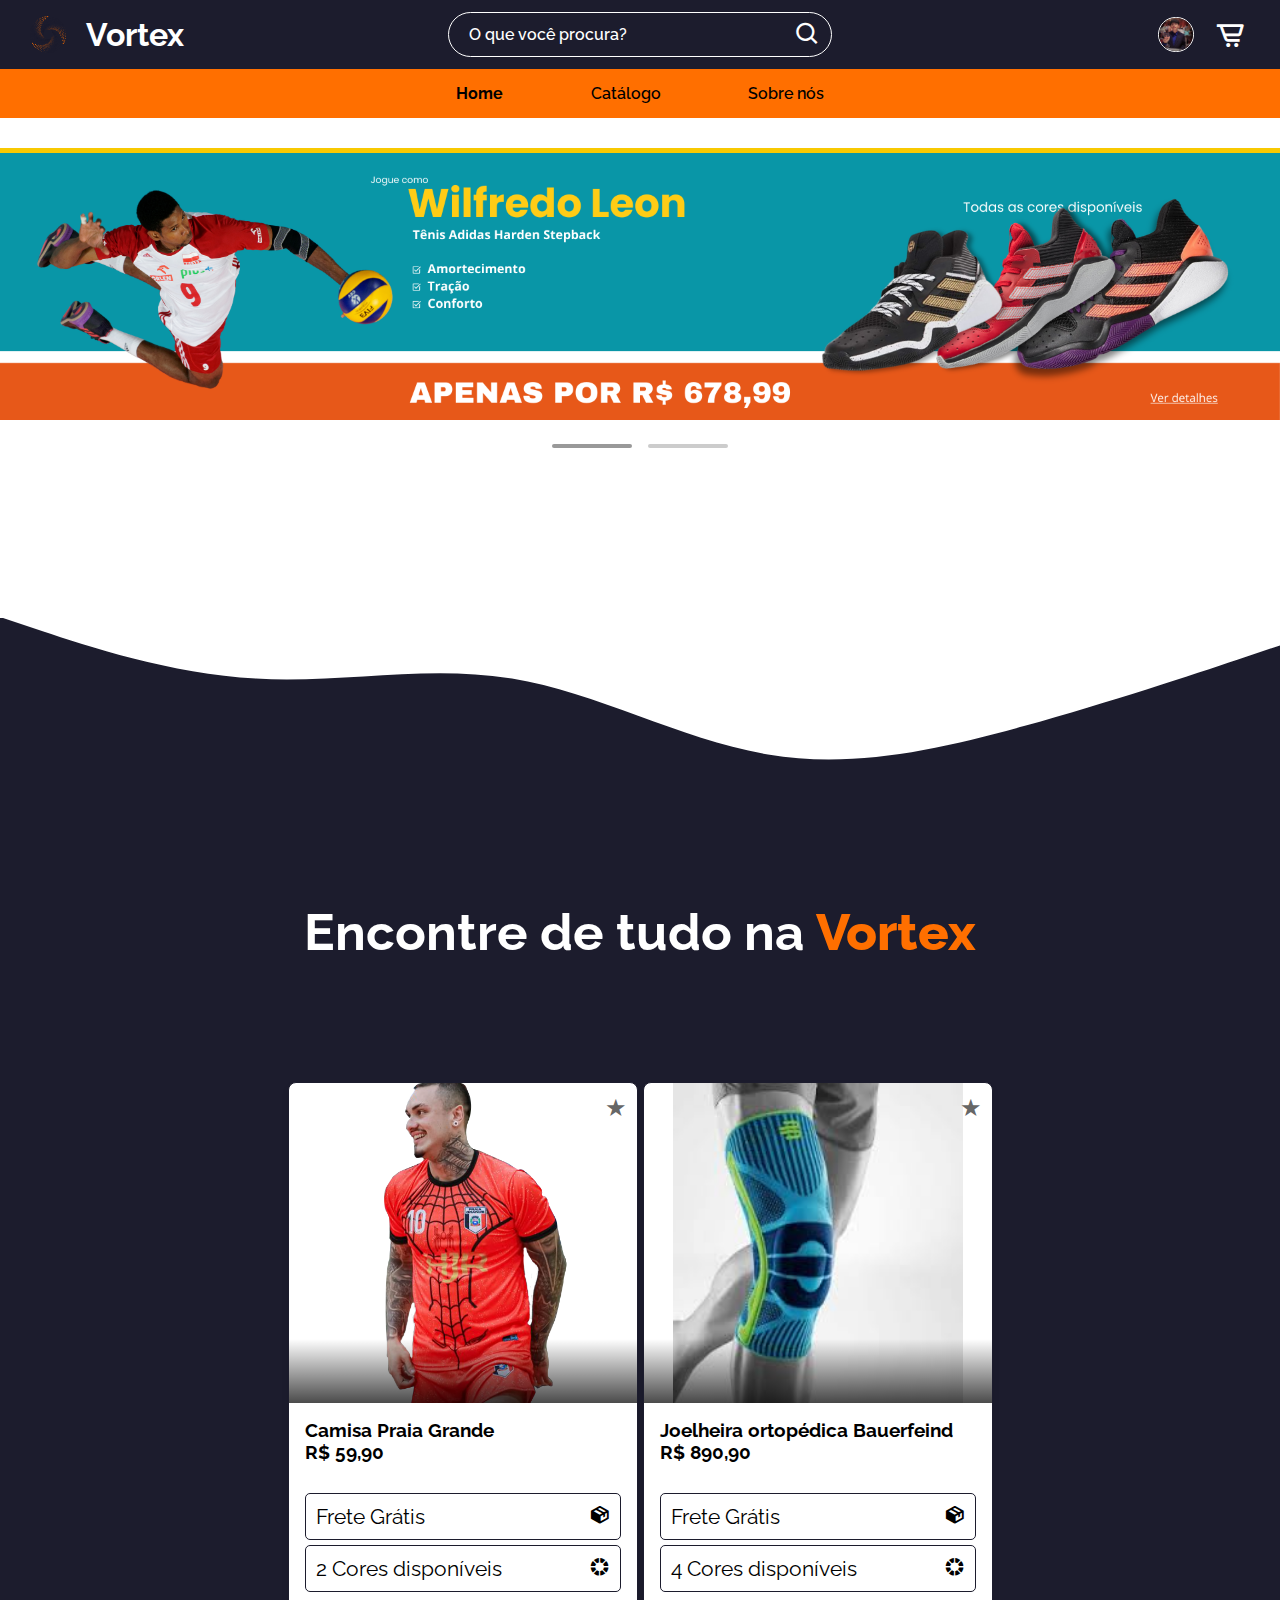
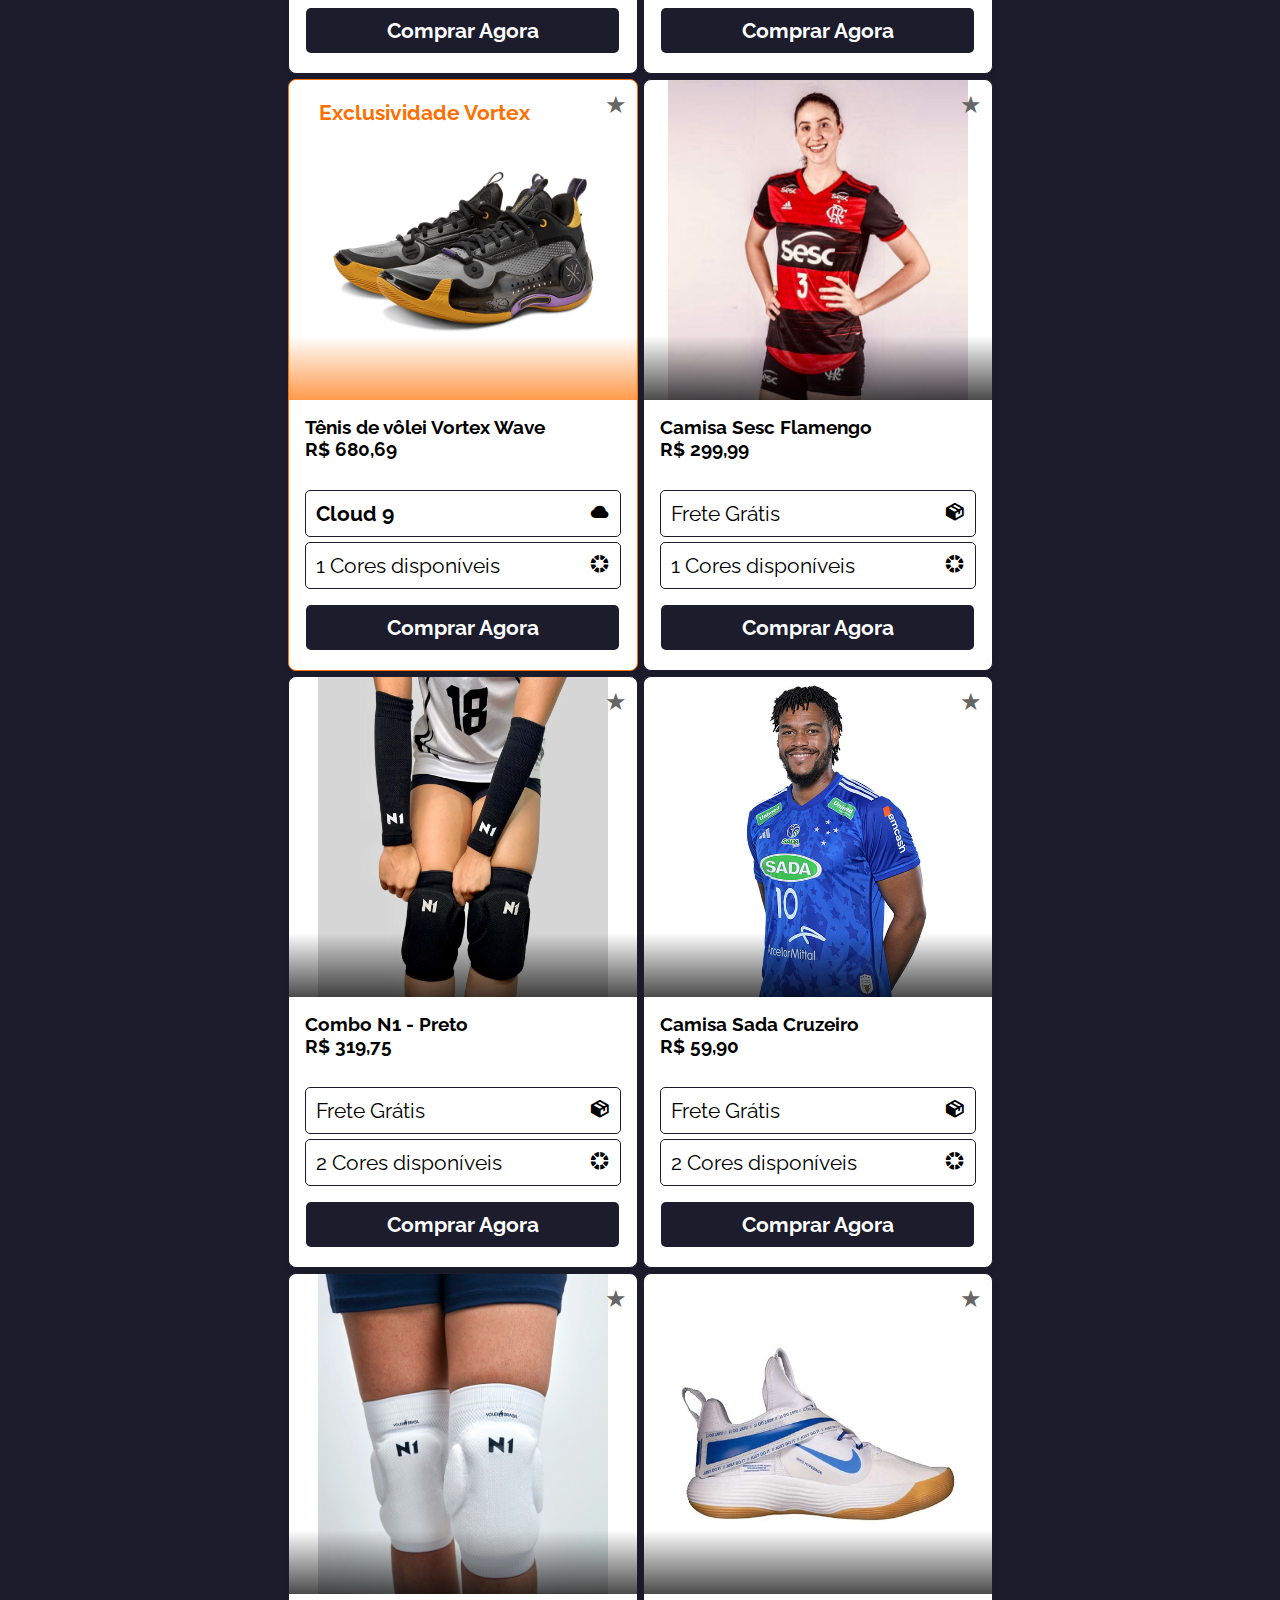
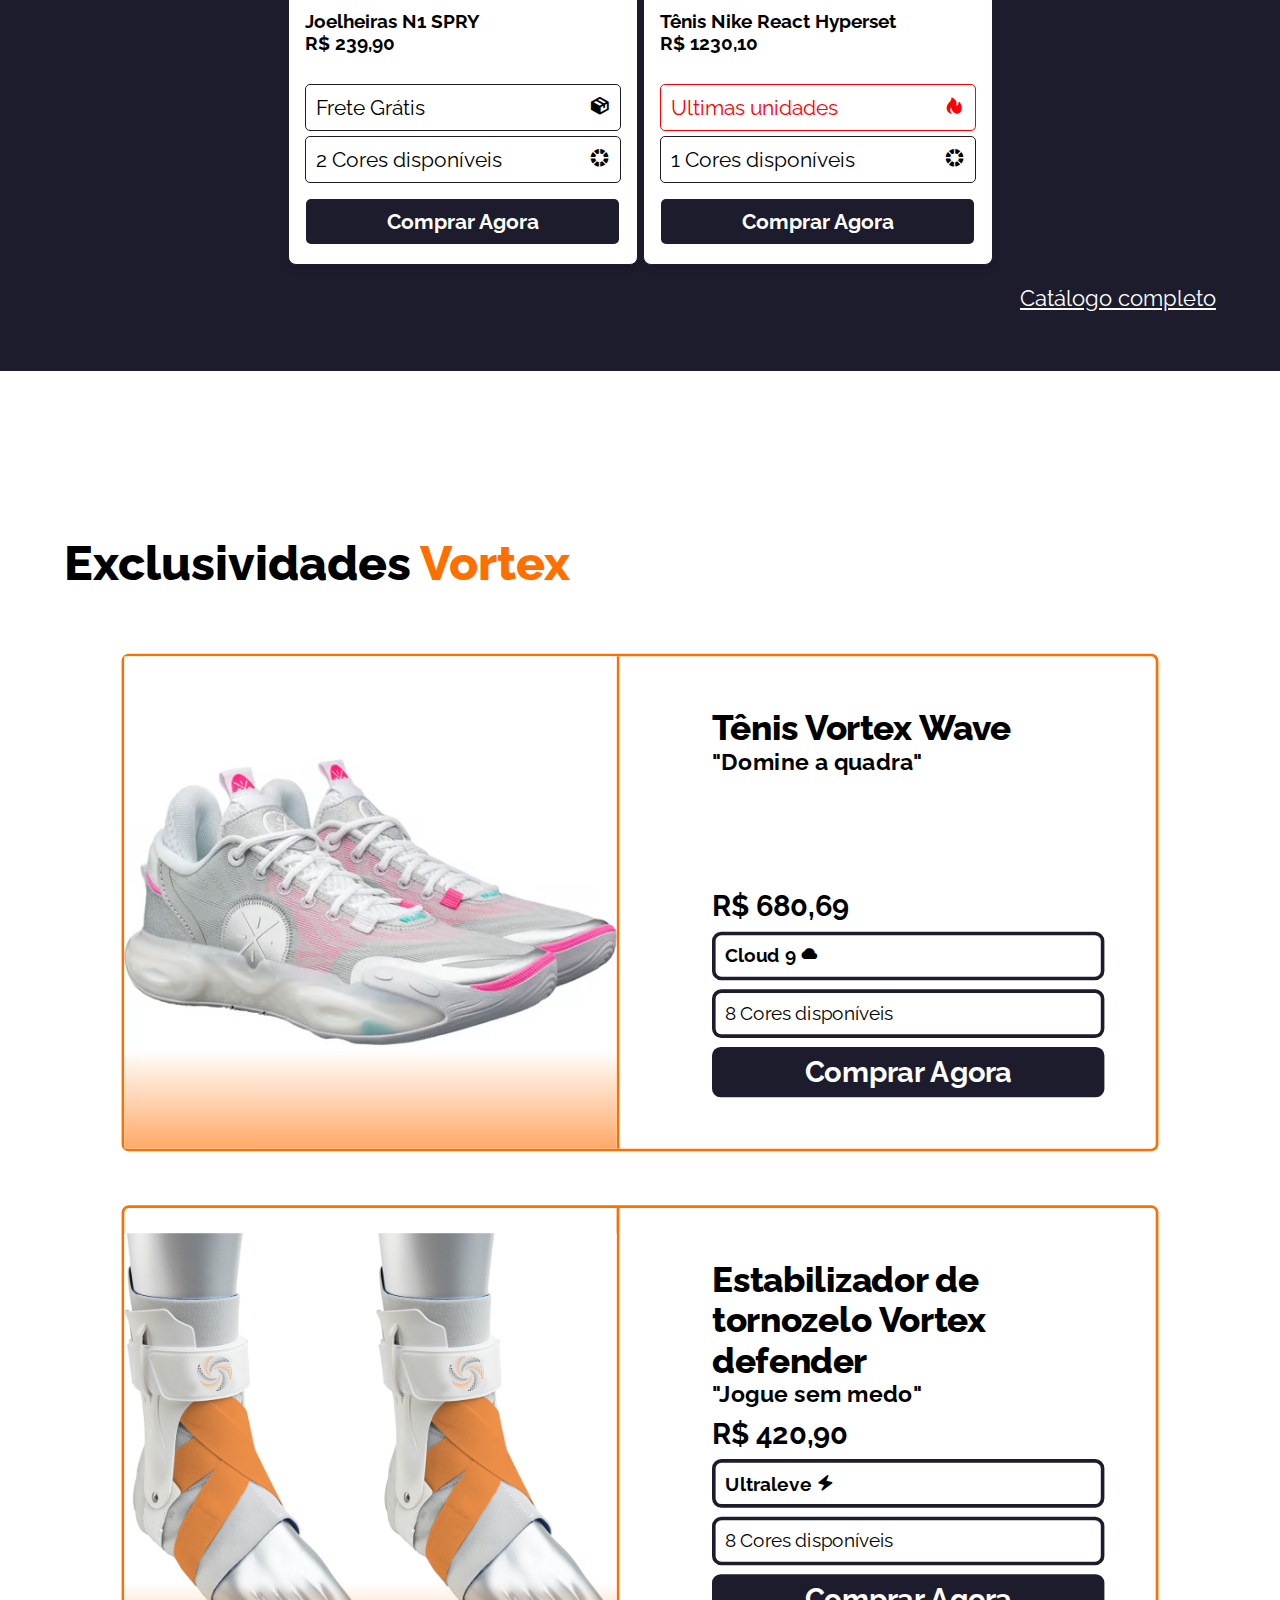
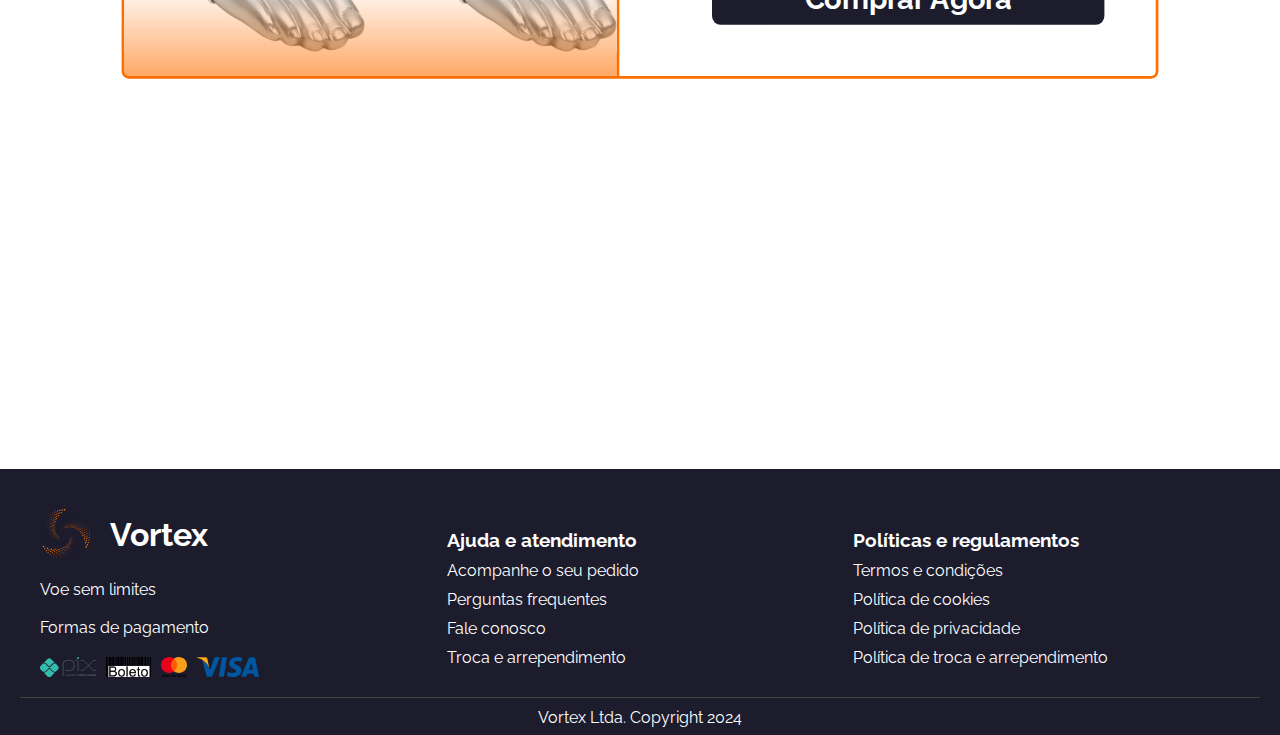
<file: index.html>
<!DOCTYPE html>
<html lang="pt-br">
<head>
    <meta charset="UTF-8">
    <meta http-equiv="X-UA-Compatible" content="IE=edge">
    <meta name="viewport" content="width=device-width, initial-scale=1.0">
    <title>Vortex</title>
    <link rel="icon" href="img/logo.svg">
    <link rel="stylesheet" href="css/index.css">
    <link href="https://unpkg.com/boxicons@2.1.4/css/boxicons.min.css" rel="stylesheet"/>
</head>
<body>
    <header id="header">
        <div class="header-contents">
            <div class="logo-container">
                <img class="logo" src="img/logo.svg" >
                <h1>Vortex</h1>
            </div>
            
            <div class="searchbar">
                <input placeholder="O que você procura?" type="text">
                <i class='bx bx-search'></i>
            </div>

            <div class="header-links">
                <a href="#"><img src="img/foto de perfil.png"></a>
                <a href="#"><i class='bx bx-cart-alt'></i></a>
            </div>

            <div class="responsive-buttons">
                <button onclick="abrir_menu()" class="menu">
                    <i class="bx bx-menu"></i>
                </button>
                <button onclick="abrir_search()" class="menu">
                    <i class='bx bx-search'></i>
                </button>
            </div>
        </div>
        <nav>
            <ul>
                <a class="mobile-only-links perfil-link" href="#"><img src="img/foto de perfil.png"></a>
                <a class="mobile-only-links cart-link" href="#"><i class='bx bx-cart-alt'></i></a>
                <a class="current-page" href="">Home</a>
                <a href="catalogo.html">Catálogo</a>
                <a href="quemsomos.html">Sobre nós</a>
                <a class="catalog-item-a" href="catalogo.html"><strong>Vortex Exclusive</strong></a>
                <a class="catalog-item-a" href="catalogo.html">Tênis</a>
                <a class="catalog-item-a" href="catalogo.html">Joelheiras</a>
                <a class="catalog-item-a" href="catalogo.html">Órteses</a>
                <a class="catalog-item-a" href="catalogo.html">Manguitos</a>
                
            </ul>
        </nav>
    </header>
    <main>
        <section class="main-banner">
            <div class="banner-img-slider">
                <a href="">
                    <img id="banner-slider-1" src="img/banner/banner1.png" alt="">
                </a>
                <a href="">
                    <img id="banner-slider-2" src="img/banner/Inserir um título (1920 x 400 px).png" alt="">
                </a>
            </div>

            <div class="banner-nav">
                <a href="#"></a>
                <a href="#"></a>
            </div>
        </section>
        
        <section class="products">
            <svg xmlns="http://www.w3.org/2000/svg" viewBox="0 0 1440 320">
                <path fill="#1C1C2D" fill-opacity="1" d="M0,288L48,272C96,256,192,224,288,197.3C384,171,480,149,576,165.3C672,181,768,235,864,250.7C960,267,1056,245,1152,250.7C1248,256,1344,288,1392,304L1440,320L1440,320L1392,320C1344,320,1248,320,1152,320C1056,320,960,320,864,320C768,320,672,320,576,320C480,320,384,320,288,320C192,320,96,320,48,320L0,320Z"></path>
            </svg>
            <div class="title">
                <h1>Encontre de tudo na <span class="vrtx_span">Vortex</span></h1>
            </div>
            <div class="list-products">

            <!-- PRODUTO -->
            <div class="product-card">
                <div class="card-header">
                    <img src="img/produtos/camisapraiagrande.png" alt="Joelheiras esportivas" class="product-image">
                    <button class="favorite-button">★</button>
                </div>
                
                <div class="card-body">
                    <div class="product-info">
                        <h2>Camisa Praia Grande</h2>
                        <h3>R$ 59,90</h3>
                    </div>
                    
                    <div class="options">
                        <span>
                            Frete Grátis
                            <i class='bx bxs-package'></i>
                        </span>
                        <span>
                            2 Cores disponíveis
                            <i class='bx bxs-color'></i>
                        </span>
                    </div>
                </div>
                <button class="buy-button">Comprar Agora</button>
            </div>
            <!-- PRODUTO -->
             <div class="product-card">
                <div class="card-header">
                    <img src="img/produtos/bauerfeind.jpg" alt="Joelheiras esportivas" class="product-image">
                    <button class="favorite-button">★</button>
                </div>
                
                <div class="card-body">
                    <div class="product-info">
                        <h2>Joelheira ortopédica Bauerfeind</h2>
                        <h3>R$ 890,90</h3>
                    </div>
                    
                    <div class="options">
                        <span>
                            Frete Grátis
                            <i class='bx bxs-package'></i>
                        </span>
                        <span>
                            4 Cores disponíveis
                            <i class='bx bxs-color'></i>
                        </span>
                    </div>
                </div>
                <button class="buy-button">Comprar Agora</button>
            </div>
            <!-- PRODUTO -->
            <!-- PRODUTO -->
             <div class="product-card vrtx-exclusive">
                <div class="card-header">
                    <h4>Exclusividade Vortex</h4>
                    <img src="img/produtos/wow10.webp" alt="Joelheiras esportivas" class="product-image">
                    <button class="favorite-button">★</button>
                </div>
                
                <div class="card-body">
                    <div class="product-info">
                        <h2>Tênis de vôlei Vortex Wave</h2>
                        <h3>R$ 680,69</h3>
                    </div>
                    
                    <div class="options">
                        <span>
                            <b>Cloud 9</b>
                            <i class='bx bxs-cloud'></i>
                        </span>
                        <span>
                            1 Cores disponíveis
                            <i class='bx bxs-color'></i>
                        </span>
                    </div>
                </div>
                <button class="buy-button">Comprar Agora</button>
            </div>
            <!-- PRODUTO -->
             <div class="product-card">
                <div class="card-header">
                    <img src="img/produtos/camisa.jpg" alt="Joelheiras esportivas" class="product-image long">
                    <button class="favorite-button">★</button>
                </div>
                
                <div class="card-body">
                    <div class="product-info">
                        <h2>Camisa Sesc Flamengo</h2>
                        <h3>R$ 299,99</h3>
                    </div>
                    
                    <div class="options">
                        <span>
                            Frete Grátis
                            <i class='bx bxs-package'></i>
                        </span>
                        <span>
                            1 Cores disponíveis
                            <i class='bx bxs-color'></i>
                        </span>
                    </div>
                </div>
                <button class="buy-button">Comprar Agora</button>
            </div>
            <!-- PRODUTO -->
             <div class="product-card">
                <div class="card-header">
                    <img src="img/produtos/combo-n1.webp" alt="Joelheiras esportivas" class="product-image">
                    <button class="favorite-button">★</button>
                </div>
                
                <div class="card-body">
                    <div class="product-info">
                        <h2>Combo N1 - Preto</h2>
                        <h3>R$ 319,75</h3>
                    </div>
                    
                    <div class="options">
                        <span>
                            Frete Grátis
                            <i class='bx bxs-package'></i>
                        </span>
                        <span>
                            2 Cores disponíveis
                            <i class='bx bxs-color'></i>
                        </span>
                    </div>
                </div>
                <button class="buy-button">Comprar Agora</button>
            </div>
            <!-- PRODUTO -->
            <!-- PRODUTO -->
             <div class="product-card">
                <div class="card-header">
                    <img src="img/produtos/camisa-sadacruzeiro.jpg" alt="Joelheiras esportivas" class="product-image">
                    <button class="favorite-button">★</button>
                </div>
                
                <div class="card-body">
                    <div class="product-info">
                        <h2>Camisa Sada Cruzeiro</h2>
                        <h3>R$ 59,90</h3>
                    </div>
                    
                    <div class="options">
                        <span>
                            Frete Grátis
                            <i class='bx bxs-package'></i>
                        </span>
                        <span>
                            2 Cores disponíveis
                            <i class='bx bxs-color'></i>
                        </span>
                    </div>
                </div>
                <button class="buy-button">Comprar Agora</button>
            </div>
            <!-- PRODUTO -->
            <!-- PRODUTO -->
             <div class="product-card">
                <div class="card-header">
                    <img src="img/produtos/joelheiran1.jpg" alt="Joelheiras esportivas" class="product-image">
                    <button class="favorite-button">★</button>
                </div>
                
                <div class="card-body">
                    <div class="product-info">
                        <h2>Joelheiras N1 SPRY</h2>
                        <h3>R$ 239,90</h3>
                    </div>
                    
                    <div class="options">
                        <span>
                            Frete Grátis
                            <i class='bx bxs-package'></i>
                        </span>
                        <span>
                            2 Cores disponíveis
                            <i class='bx bxs-color'></i>
                        </span>
                    </div>
                </div>
                <button class="buy-button">Comprar Agora</button>
            </div>
            <!-- PRODUTO -->
             <div class="product-card">
                <div class="card-header">
                    <img src="img/produtos/hyperset.jpeg" alt="Joelheiras esportivas" class="product-image">
                    <button class="favorite-button">★</button>
                </div>
                
                <div class="card-body">
                    <div class="product-info">
                        <h2>Tênis Nike React Hyperset</h2>
                        <h3>R$ 1230,10</h3>
                    </div>
                    
                    <div class="options">
                        <span style="border-color: red; color: red;">
                            Ultimas unidades
                            <i class='bx bxs-hot' ></i>
                        </span>
                        <span>
                            1 Cores disponíveis
                            <i class='bx bxs-color'></i>
                        </span>
                    </div>
                </div>
                <button class="buy-button">Comprar Agora</button>
            </div>
           
            
        </div>
        <div class="catalog-container">
            <a href="">Catálogo completo</a>
        </div>
    </section>

    <section class="vortex-exclusive">
        <h1>Exclusividades <span class="vrtx_span">Vortex</span></h1>

        <div class="products-grid">

            <div class="vrtx-product-card">
                
                <div class="img-container">
                    <img src="img/produtos/wow12.avif" alt="">
                </div>

                <div class="vrtx-product-info">
                    <div class="top">
                        <h1>Tênis Vortex Wave</h1>
                        <h2>"Domine a quadra"</h2>
                    </div>
                    <div class="mid">
                        <h2>R$ 680,69</h2>
                        <span class="caracteristicas">
                            <strong> Cloud 9 <i class='bx bxs-cloud'></i></strong>
                            
                        </span>
                        <span class="caracteristicas">
                            8 Cores disponíveis
                        </span>
                        <button>Comprar Agora</button>
                    </div>
                </div>
            </div>
            <div class="vrtx-product-card">
                
                <div class="img-container">
                    <img src="img/produtos/Group 50.png" alt="">
                </div>

                <div class="vrtx-product-info">
                    <div class="top">
                        <h1>Estabilizador de tornozelo Vortex defender</h1>
                        <h2>"Jogue sem medo"</h2>
                    </div>
                    <div class="mid">
                        <h2>R$ 420,90</h2>
                        <span class="caracteristicas">
                            <strong>Ultraleve <i class='bx bxs-zap'></i></strong>
                            
                        </span>
                        <span class="caracteristicas">
                            8 Cores disponíveis
                        </span>
                        <button>Comprar Agora</button>
                    </div>
                </div>
            </div>


        </div>
    </section>
    

    </main>
        <footer>
        <div class="footer-container">
            <div class="footer-column">
                <span class="footer-logo">
                    <img src="img/logo.svg" alt="Logo Vortex" >
                    <h2>Vortex</h2>
                </span>
                <p>Voe sem limites</p>
                <p class="formas-pagamento">Formas de pagamento</p>
                <div class="payment-methods">
                    <img src="img/pix-106.svg" alt="pix">
                    <img src="img/boleto.png" alt="boleto">
                    <img src="img/Mastercard-logo.svg" alt="mastercard">
                    <img src="img/Visa_Inc._logo.svg" alt="visa">
                </div>
            </div>

            <div class="footer-column">
                <h3>Ajuda e atendimento</h3>
                <ul>
                    <li><a href="#">Acompanhe o seu pedido</a></li>
                    <li><a href="#">Perguntas frequentes</a></li>
                    <li><a href="#">Fale conosco</a></li>
                    <li><a href="#">Troca e arrependimento</a></li>
                </ul>
            </div>

            <div class="footer-column">
                <h3>Políticas e regulamentos</h3>
                <ul>
                    <li><a href="#">Termos e condições</a></li>
                    <li><a href="#">Política de cookies</a></li>
                    <li><a href="#">Política de privacidade</a></li>
                    <li><a href="#">Política de troca e arrependimento</a></li>
                </ul>
            </div>
        </div>

        <div class="footer-bottom">
            <p>Vortex Ltda. Copyright 2024</p>
        </div>
    </footer>

    <script>
        function abrir_menu() {
            const nav = document.querySelector('nav');
            nav.classList.toggle('active');
        }
        function abrir_search() {
            const searchbar = document.querySelector('.searchbar');
            searchbar.classList.toggle('active');
        }

        const bannerSlider = document.querySelector('.banner-img-slider');
    const banners = document.querySelectorAll('.banner-img-slider img');
    const navLinks = document.querySelectorAll('.banner-nav a');

    let currentIndex = 0; // Começa no primeiro banner
    const bannerCount = banners.length; // Número total de banners
    const transitionTime = 10000; // Tempo de transição (10 segundos)

    // Função para alternar os banners
    function switchBanner(index) {
        // Calcula a posição horizontal do banner atual
        const bannerWidth = bannerSlider.clientWidth;

        // Rola suavemente para o banner correspondente
        bannerSlider.scrollTo({
            left: index * bannerWidth,
            behavior: 'smooth'
        });

        // Atualiza o estado dos pontos de navegação
        navLinks.forEach((link, i) => {
            link.style.backgroundColor = i === index ? '#999' : '#ccc';
        });
    }

    // Alternância automática com intervalo
    function startAutoSwitch() {
        setInterval(() => {
            currentIndex = (currentIndex + 1) % bannerCount; // Alterna para o próximo banner, retornando ao primeiro no final
            switchBanner(currentIndex);
        }, transitionTime);
    }

    // Inicia o foco inicial e o intervalo automático
    switchBanner(currentIndex);
    startAutoSwitch();

    // Adiciona navegação manual
    navLinks.forEach((link, index) => {
        link.addEventListener('click', (e) => {
            e.preventDefault(); // Evita o comportamento padrão
            currentIndex = index; // Atualiza o índice atual
            switchBanner(currentIndex); // Alterna para o banner clicado
        });
    });

    </script>
    
</body>
</html>
</file>
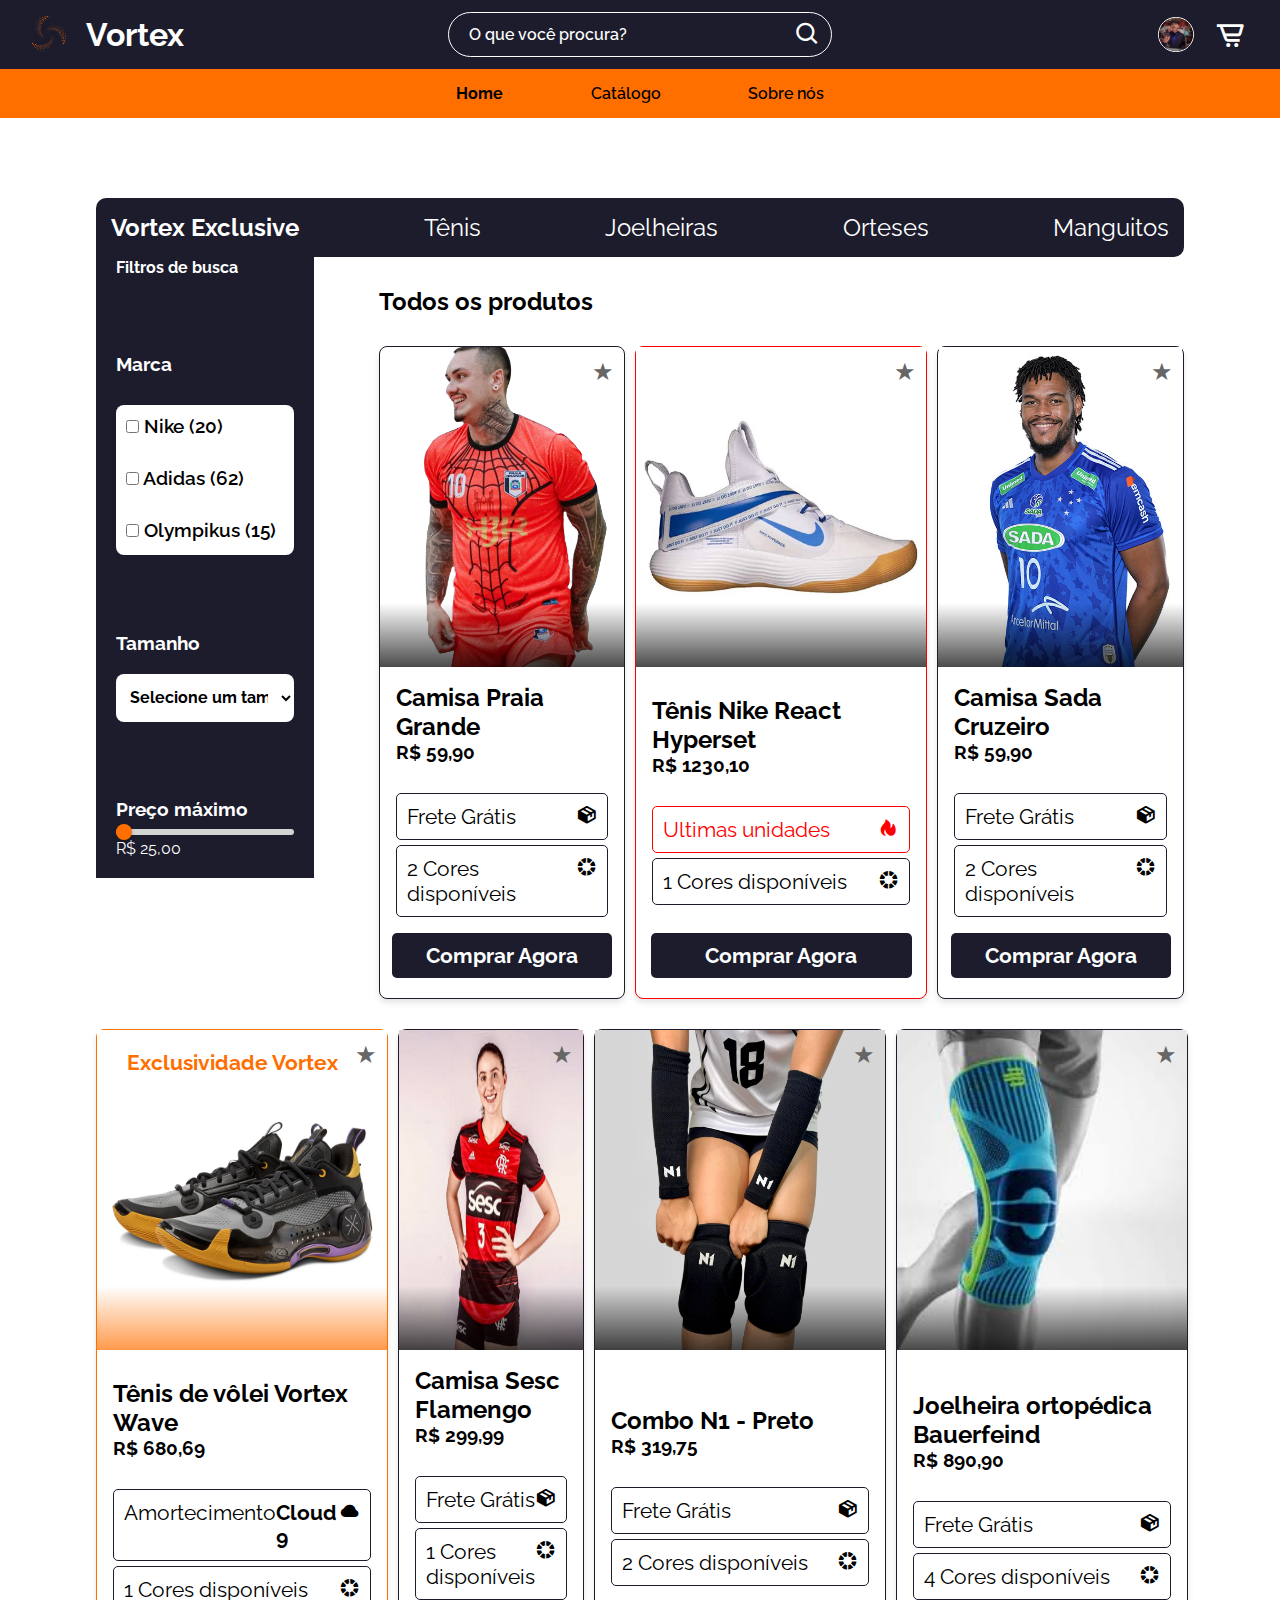
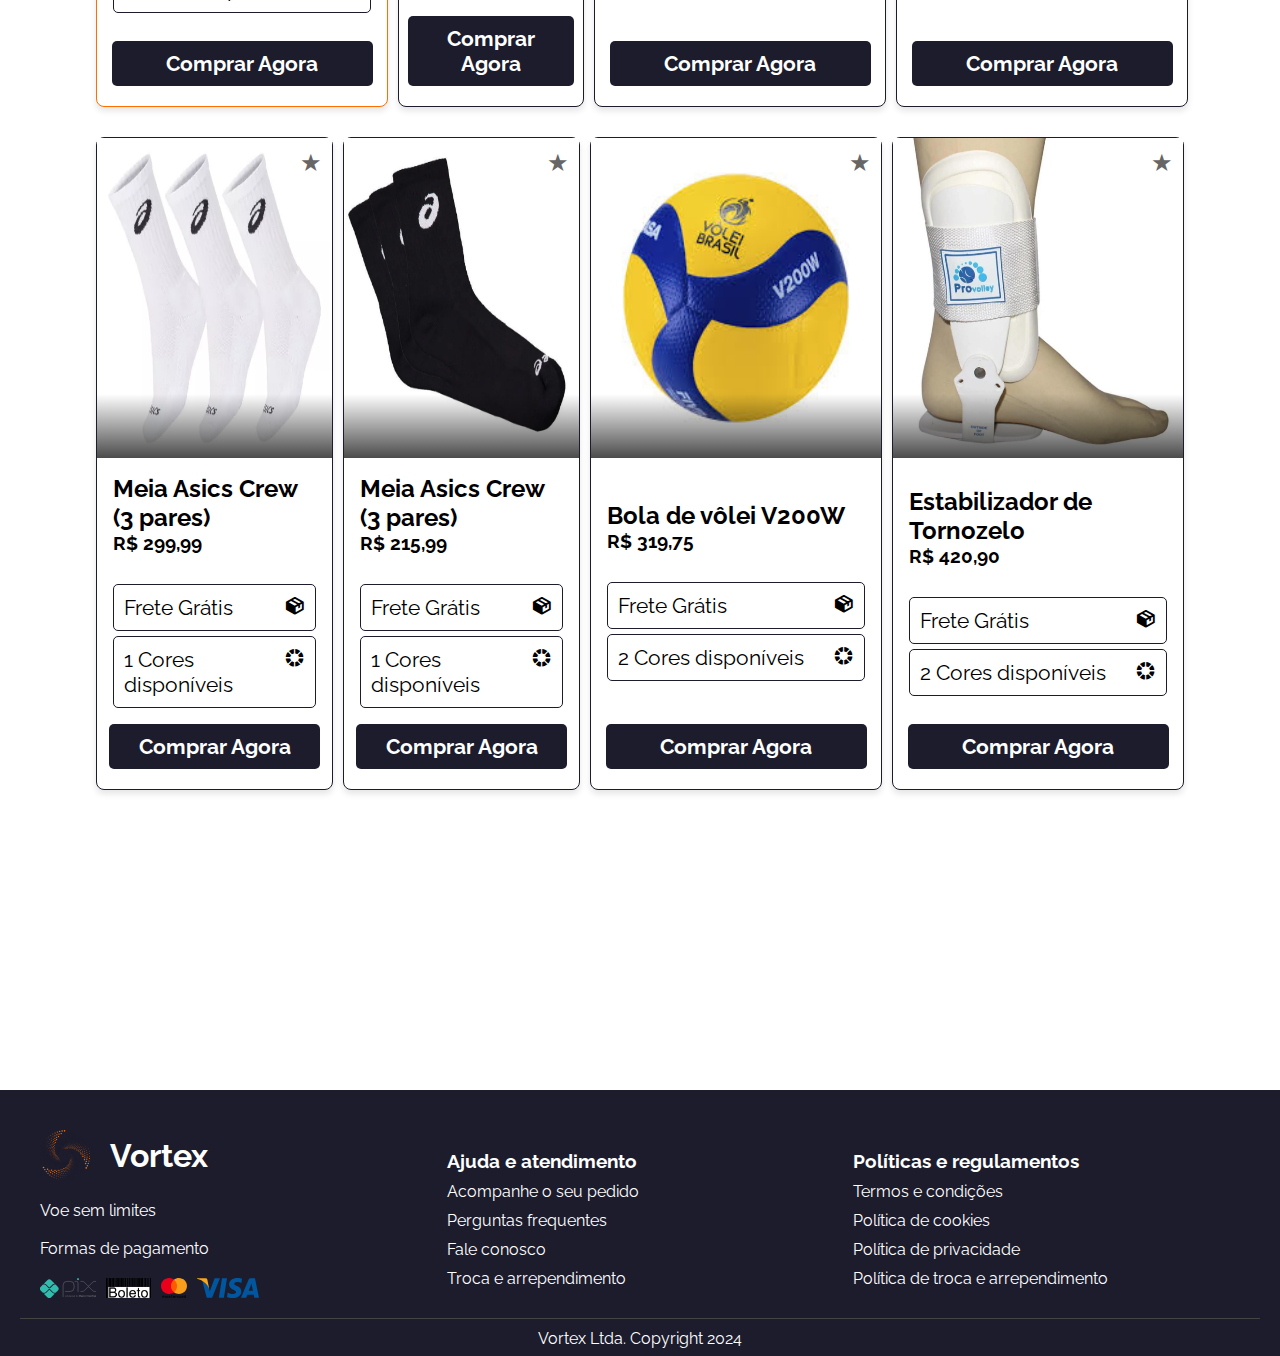
<file: catalogo.html>
<!DOCTYPE html>
<html lang="en">
<head>
    <meta charset="UTF-8">
    <meta name="viewport" content="width=device-width, initial-scale=1.0">
    <title>Vortex</title>
    <link rel="icon" href="img/logo.svg">
    <link rel="stylesheet" href="css/catalogo.css">
    <link href="https://unpkg.com/boxicons@2.1.4/css/boxicons.min.css" rel="stylesheet"/>
</head>
<body>
    <header id="header">
        <div class="header-contents">
            <div class="logo-container">
                <img class="logo" src="img/logo.svg" >
                <h1>Vortex</h1>
            </div>
            
            <div class="searchbar">
                <input placeholder="O que você procura?" type="text">
                <i class='bx bx-search'></i>
            </div>

            <div class="header-links">
                <a href="#"><img src="img/foto de perfil.png"></a>
                <a href="#"><i class='bx bx-cart-alt'></i></a>
            </div>

            <div class="responsive-buttons">
                <button onclick="abrir_menu()" class="menu">
                    <i class="bx bx-menu"></i>
                </button>
                <button onclick="abrir_search()" class="menu">
                    <i class='bx bx-search'></i>
                </button>
            </div>
        </div>
        <nav>
            <ul>
                <a class="mobile-only-links perfil-link" href="#"><img src="img/foto de perfil.png"></a>
                <a class="mobile-only-links cart-link" href="#"><i class='bx bx-cart-alt'></i></a>
                <a class="current-page" href="index.html">Home</a>
                <a href="catalogo.html">Catálogo</a>
                <a href="quemsomos.html">Sobre nós</a>
                <a class="catalog-item-a" href=""><strong>Vortex Exclusive</strong></a>
                <a class="catalog-item-a" href="">Tênis</a>
                <a class="catalog-item-a" href="">Joelheiras</a>
                <a class="catalog-item-a" href="">Órteses</a>
                <a class="catalog-item-a" href="">Manguitos</a>
                
            </ul>
        </nav>
    </header>
    
    <main>
        <section class="categorias">
            <ul>
                <li><a href="#"> <b>Vortex Exclusive</b> </a></li>
                <li><a href="#">Tênis</a></li>
                <li><a href="#">Joelheiras</a></li>
                <li><a href="#">Orteses</a></li>
                <li><a href="#">Manguitos</a></li>
            </ul>
            <aside class="filters">
                <h4>Filtros de busca</h4>

                <div class="marca">
                    <h3>Marca</h3>
                    <div class="marcas">
                        <span>
                            <input type="checkbox"> Nike (20)
                        </span>
                        <span>
                            <input type="checkbox"> Adidas (62)
                        </span>
                        <span>
                            <input type="checkbox"> Olympikus (15)
                        </span>
                        <span>
                            <input type="checkbox"> Asics (23)
                        </span>
                    </div>
                </div>

                <div class="tamanho">
                    <h3>Tamanho</h3>
                    <select id="select-tamanho">
                        <option value="" disabled selected>Selecione um tamanho</option>
                        <option value="36">36</option>
                        <option value="37">37</option>
                        <option value="38">38</option>
                        <option value="39">39</option>
                        <option value="40">40</option>
                        <option value="41">41</option>
                        <option value="42">42</option>
                        <option value="43">43</option>
                        <option value="44">44</option>
                    </select>
                </div>


                <div class="faixa-preco">
                    <h3>Preço máximo</h3>
                    <span>
                        <input type="range" id="input-range" value="0" min="25" max="500" step="25">
                        <p id="valor-range">R$ 25,00</p>
                    </span>
                </div>

            </aside>
        </section>
        <h2 style="text-align: left; width: 74%;">Todos os produtos</h2>
        <div class="linha-produtos">
            <div class="product-card">
                <div class="card-header">
                    <img src="img/produtos/camisapraiagrande.png" alt="Joelheiras esportivas" class="product-image">
                    <button class="favorite-button">★</button>
                </div>
                
                <div class="card-body">
                    <div class="product-info">
                        <h2>Camisa Praia Grande</h2>
                        <h3>R$ 59,90</h3>
                    </div>
                    
                    <div class="options">
                        <span>
                            Frete Grátis
                            <i class='bx bxs-package'></i>
                        </span>
                        <span>
                            2 Cores disponíveis
                            <i class='bx bxs-color'></i>
                        </span>
                    </div>
                </div>
                <button class="buy-button">Comprar Agora</button>
            </div>
            <!-- fim do produto -->
             <div style="border-color: red;" class="product-card">
                <div class="card-header">
                    <img src="img/produtos/hyperset.jpeg" alt="Joelheiras esportivas" class="product-image">
                    <button class="favorite-button">★</button>
                </div>
                
                <div class="card-body">
                    <div class="product-info">
                        <h2>Tênis Nike React Hyperset</h2>
                        <h3>R$ 1230,10</h3>
                    </div>
                    
                    <div class="options">
                        <span style="border-color: red; color: red;">
                            Ultimas unidades
                            <i class='bx bxs-hot' ></i>
                        </span>
                        <span>
                            1 Cores disponíveis
                            <i class='bx bxs-color'></i>
                        </span>
                    </div>
                </div>
                <button class="buy-button">Comprar Agora</button>
            </div>
            <!-- fim do produto -->
             <div class="product-card">
                <div class="card-header">
                    <img src="img/produtos/camisa-sadacruzeiro.jpg" alt="Joelheiras esportivas" class="product-image">
                    <button class="favorite-button">★</button>
                </div>
                
                <div class="card-body">
                    <div class="product-info">
                        <h2>Camisa Sada Cruzeiro</h2>
                        <h3>R$ 59,90</h3>
                    </div>
                    
                    <div class="options">
                        <span>
                            Frete Grátis
                            <i class='bx bxs-package'></i>
                        </span>
                        <span>
                            2 Cores disponíveis
                            <i class='bx bxs-color'></i>
                        </span>
                    </div>
                </div>
                <button class="buy-button">Comprar Agora</button>
            </div>
            <!-- fim do produto -->
        </div>

        <div class="linha-produtos">
            <div class="product-card vrtx-exclusive">
                <div class="card-header">
                    <h4>Exclusividade Vortex</h4>
                    <img src="img/produtos/wow10.webp" alt="Joelheiras esportivas" class="product-image">
                    <button class="favorite-button">★</button>
                </div>
                
                <div class="card-body">
                    <div class="product-info">
                        <h2>Tênis de vôlei Vortex Wave</h2>
                        <h3>R$ 680,69</h3>
                    </div>
                    
                    <div class="options">
                        <span>
                            Amortecimento <b>Cloud 9</b>
                            <i class='bx bxs-cloud'></i>
                        </span>
                        <span>
                            1 Cores disponíveis
                            <i class='bx bxs-color'></i>
                        </span>
                    </div>
                </div>
                <button class="buy-button">Comprar Agora</button>
            </div>
            <!-- PRODUTO -->
             <div class="product-card">
                <div class="card-header">
                    <img src="img/produtos/camisa.jpg" alt="Joelheiras esportivas" class="product-image long">
                    <button class="favorite-button">★</button>
                </div>
                
                <div class="card-body">
                    <div class="product-info">
                        <h2>Camisa Sesc Flamengo</h2>
                        <h3>R$ 299,99</h3>
                    </div>
                    
                    <div class="options">
                        <span>
                            Frete Grátis
                            <i class='bx bxs-package'></i>
                        </span>
                        <span>
                            1 Cores disponíveis
                            <i class='bx bxs-color'></i>
                        </span>
                    </div>
                </div>
                <button class="buy-button">Comprar Agora</button>
            </div>
            <!-- PRODUTO -->
             <div class="product-card">
                <div class="card-header">
                    <img src="img/produtos/combo-n1.webp" alt="Joelheiras esportivas" class="product-image">
                    <button class="favorite-button">★</button>
                </div>
                
                <div class="card-body">
                    <div class="product-info">
                        <h2>Combo N1 - Preto</h2>
                        <h3>R$ 319,75</h3>
                    </div>
                    
                    <div class="options">
                        <span>
                            Frete Grátis
                            <i class='bx bxs-package'></i>
                        </span>
                        <span>
                            2 Cores disponíveis
                            <i class='bx bxs-color'></i>
                        </span>
                    </div>
                </div>
                <button class="buy-button">Comprar Agora</button>
            </div>
            <!-- PRODUTO -->
             <div class="product-card">
                <div class="card-header">
                    <img src="img/produtos/bauerfeind.jpg" alt="Joelheiras esportivas" class="product-image">
                    <button class="favorite-button">★</button>
                </div>
                
                <div class="card-body">
                    <div class="product-info">
                        <h2>Joelheira ortopédica Bauerfeind</h2>
                        <h3>R$ 890,90</h3>
                    </div>
                    
                    <div class="options">
                        <span>
                            Frete Grátis
                            <i class='bx bxs-package'></i>
                        </span>
                        <span>
                            4 Cores disponíveis
                            <i class='bx bxs-color'></i>
                        </span>
                    </div>
                </div>
                <button class="buy-button">Comprar Agora</button>
            </div>
        </div>
        <!-- LINHA 3 -->
        <div class="linha-produtos">
            <div class="product-card ">
               <div class="card-header">
                   <img src="img/produtos/meiaasicscrew.webp" alt="Joelheiras esportivas" class="product-image long">
                   <button class="favorite-button">★</button>
               </div>
               
               <div class="card-body">
                   <div class="product-info">
                       <h2>Meia Asics Crew (3 pares)</h2>
                       <h3>R$ 299,99</h3>
                   </div>
                   
                   <div class="options">
                       <span>
                           Frete Grátis
                           <i class='bx bxs-package'></i>
                       </span>
                       <span>
                           1 Cores disponíveis
                           <i class='bx bxs-color'></i>
                       </span>
                   </div>
               </div>
               <button class="buy-button">Comprar Agora</button>
           </div>
            <!-- PRODUTO -->
             <div class="product-card">
                <div class="card-header">
                    <img src="img/produtos/meiaasicscrew2.webp" alt="Joelheiras esportivas" class="product-image long">
                    <button class="favorite-button">★</button>
                </div>
                
                <div class="card-body">
                    <div class="product-info">
                        <h2>Meia Asics Crew (3 pares)</h2>
                        <h3>R$ 215,99</h3>
                    </div>
                    
                    <div class="options">
                        <span>
                            Frete Grátis
                            <i class='bx bxs-package'></i>
                        </span>
                        <span>
                            1 Cores disponíveis
                            <i class='bx bxs-color'></i>
                        </span>
                    </div>
                </div>
                <button class="buy-button">Comprar Agora</button>
            </div>
            <!-- PRODUTO -->
             <div class="product-card">
                <div class="card-header">
                    <img src="img/produtos/mikasav200w.jpg" alt="Joelheiras esportivas" class="product-image">
                    <button class="favorite-button">★</button>
                </div>
                
                <div class="card-body">
                    <div class="product-info">
                        <h2>Bola de vôlei V200W</h2>
                        <h3>R$ 319,75</h3>
                    </div>
                    
                    <div class="options">
                        <span>
                            Frete Grátis
                            <i class='bx bxs-package'></i>
                        </span>
                        <span>
                            2 Cores disponíveis
                            <i class='bx bxs-color'></i>
                        </span>
                    </div>
                </div>
                <button class="buy-button">Comprar Agora</button>
            </div>
            <!-- PRODUTO -->
             <div class="product-card">
                <div class="card-header">
                    <img src="img/produtos/provoley.jpg" alt="Joelheiras esportivas" class="product-image">
                    <button class="favorite-button">★</button>
                </div>
                
                <div class="card-body">
                    <div class="product-info">
                        <h2>Estabilizador de Tornozelo</h2>
                        <h3>R$ 420,90</h3>
                    </div>
                    
                    <div class="options">
                        <span>
                            Frete Grátis
                            <i class='bx bxs-package'></i>
                        </span>
                        <span>
                            2 Cores disponíveis
                            <i class='bx bxs-color'></i>
                        </span>
                    </div>
                </div>
                <button class="buy-button">Comprar Agora</button>
            </div>
        </div>

    </main>

    <footer>
        <div class="footer-container">
            <div class="footer-column">
                <span class="footer-logo">
                    <img src="img/logo.svg" alt="Logo Vortex" >
                    <h2>Vortex</h2>
                </span>
                <p>Voe sem limites</p>
                <p class="formas-pagamento">Formas de pagamento</p>
                <div class="payment-methods">
                    <img src="img/pix-106.svg" alt="pix">
                    <img src="img/boleto.png" alt="boleto">
                    <img src="img/Mastercard-logo.svg" alt="mastercard">
                    <img src="img/Visa_Inc._logo.svg" alt="visa">
                </div>
            </div>

            <div class="footer-column">
                <h3>Ajuda e atendimento</h3>
                <ul>
                    <li><a href="#">Acompanhe o seu pedido</a></li>
                    <li><a href="#">Perguntas frequentes</a></li>
                    <li><a href="#">Fale conosco</a></li>
                    <li><a href="#">Troca e arrependimento</a></li>
                </ul>
            </div>

            <div class="footer-column">
                <h3>Políticas e regulamentos</h3>
                <ul>
                    <li><a href="#">Termos e condições</a></li>
                    <li><a href="#">Política de cookies</a></li>
                    <li><a href="#">Política de privacidade</a></li>
                    <li><a href="#">Política de troca e arrependimento</a></li>
                </ul>
            </div>
        </div>

        <div class="footer-bottom">
            <p>Vortex Ltda. Copyright 2024</p>
        </div>
    </footer>

    <script>
        function abrir_menu() {
            const nav = document.querySelector('nav');
            nav.classList.toggle('active');
        }
        function abrir_search() {
            const searchbar = document.querySelector('.searchbar');
            searchbar.classList.toggle('active');
        }

        const inputRange = document.getElementById('input-range');
        const valorRange = document.getElementById('valor-range');

        inputRange.addEventListener('input', () => {
            // Atualiza o texto do parágrafo
            valorRange.textContent = `R$ ${inputRange.value},00`;

            // Calcula a porcentagem preenchida
            const percent = ((inputRange.value - inputRange.min) / (inputRange.max - inputRange.min)) * 100;

            // Atualiza o estilo de fundo com o gradiente dinâmico
            inputRange.style.background = `linear-gradient(to right, var(--destaque) ${percent}%, #d3d3d3 ${percent}%)`;
        });


    </script>
</body>
</html>
</file>
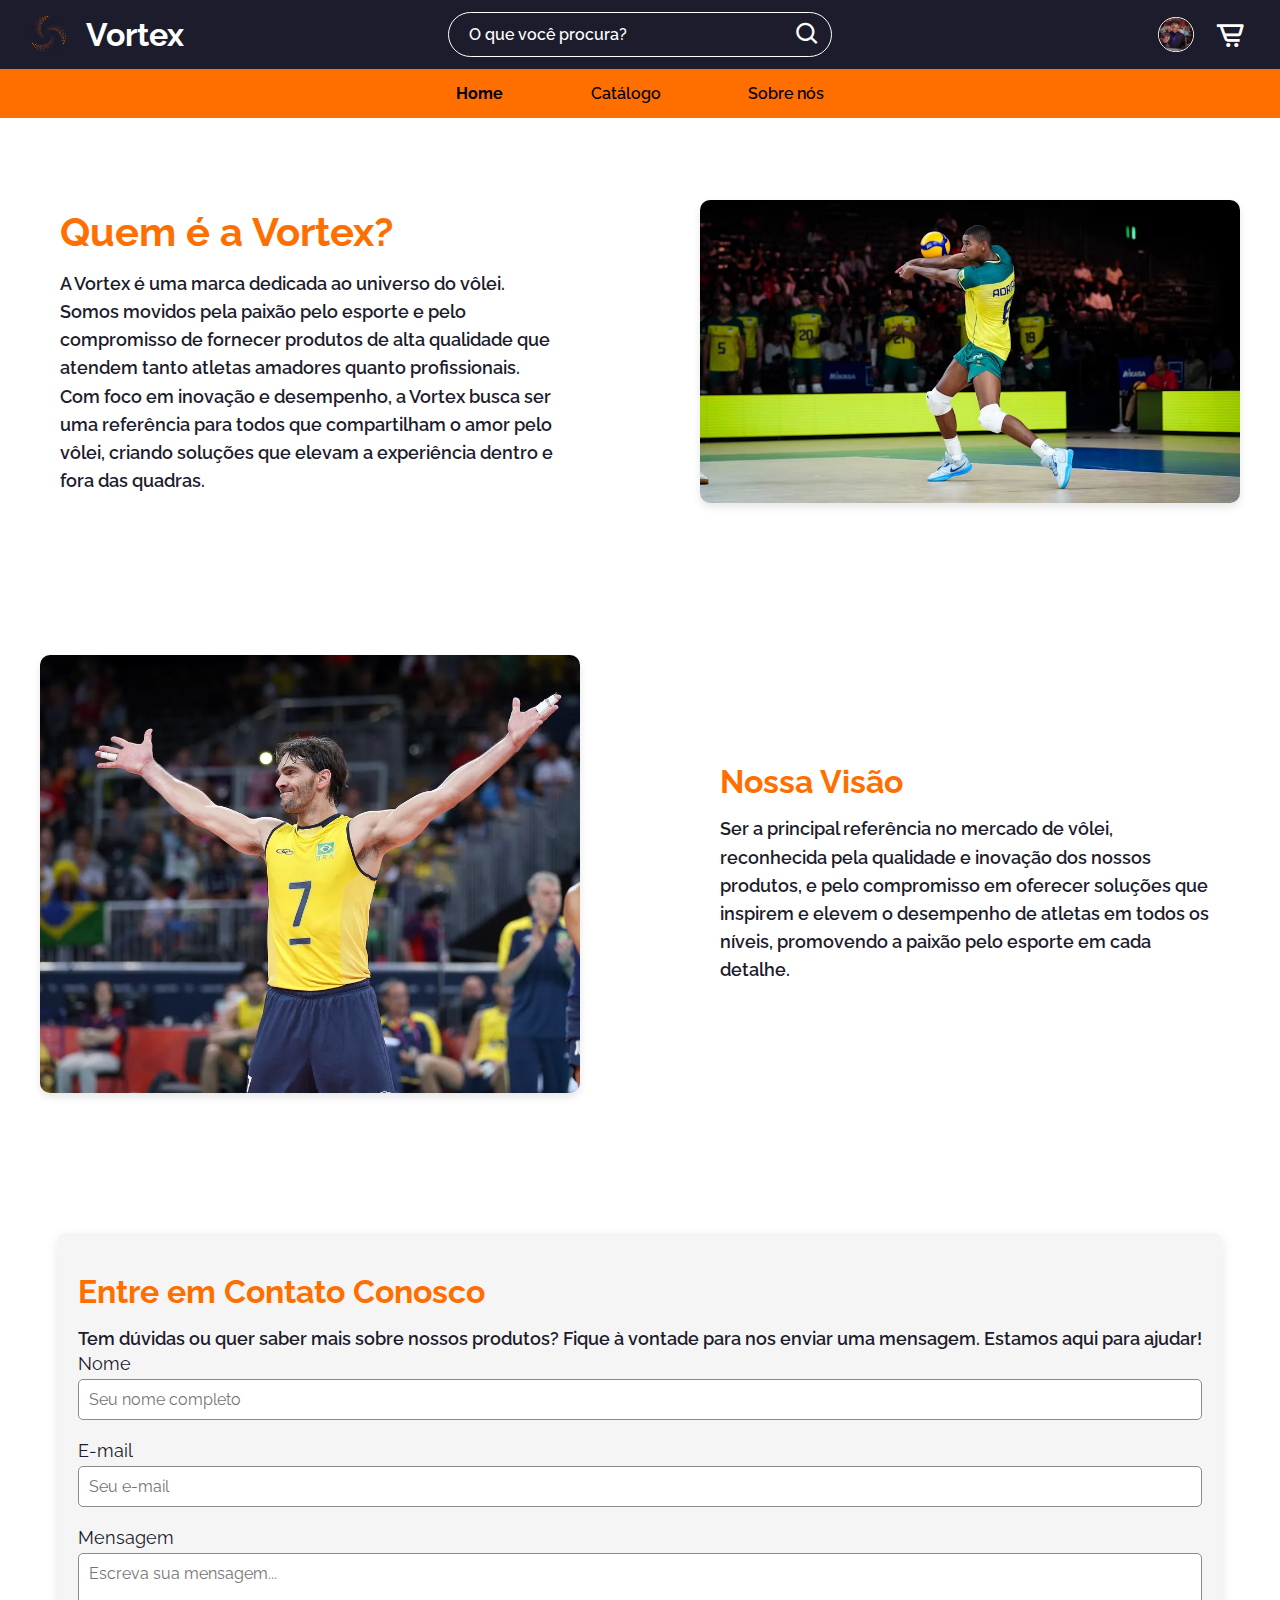
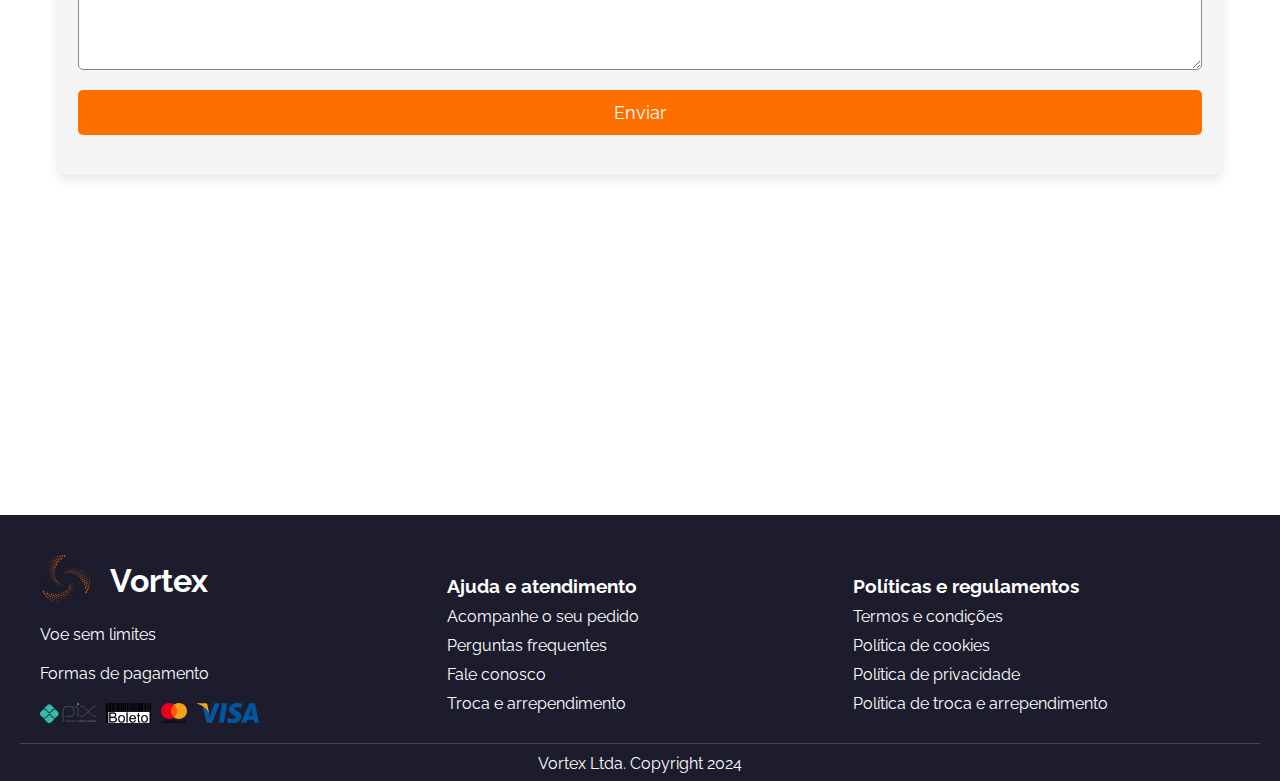
<file: quemsomos.html>
<!DOCTYPE html>
<html lang="en">
<head>
    <meta charset="UTF-8">
    <meta name="viewport" content="width=device-width, initial-scale=1.0">
    <title>Vortex</title>
    <link rel="icon" href="img/logo.svg">
    <link rel="stylesheet" href="css/quemsomos.css">
    <link href="https://unpkg.com/boxicons@2.1.4/css/boxicons.min.css" rel="stylesheet"/>
</head>
<body>
    <header id="header">
        <div class="header-contents">
            <div class="logo-container">
                <img class="logo" src="img/logo.svg" >
                <h1>Vortex</h1>
            </div>
            
            <div class="searchbar">
                <input placeholder="O que você procura?" type="text">
                <i class='bx bx-search'></i>
            </div>

            <div class="header-links">
                <a href="#"><img src="img/foto de perfil.png"></a>
                <a href="#"><i class='bx bx-cart-alt'></i></a>
            </div>

            <div class="responsive-buttons">
                <button onclick="abrir_menu()" class="menu">
                    <i class="bx bx-menu"></i>
                </button>
                <button onclick="abrir_search()" class="menu">
                    <i class='bx bx-search'></i>
                </button>
            </div>
        </div>
        <nav>
            <ul>
                <a class="mobile-only-links perfil-link" href="#"><img src="img/foto de perfil.png"></a>
                <a class="mobile-only-links cart-link" href="#"><i class='bx bx-cart-alt'></i></a>
                <a class="current-page" href="index.html">Home</a>
                <a href="catalogo.html">Catálogo</a>
                <a href="quemsomos.html">Sobre nós</a>
                <a class="catalog-item-a" href=""><strong>Vortex Exclusive</strong></a>
                <a class="catalog-item-a" href="">Tênis</a>
                <a class="catalog-item-a" href="">Joelheiras</a>
                <a class="catalog-item-a" href="">Órteses</a>
                <a class="catalog-item-a" href="">Manguitos</a>
                
            </ul>
        </nav>
    </header>
    
    <main>
    <section class="intro">
        <div class="text-container">
            <h1 class="title">Quem é a Vortex?</h1>
            <p class="description">
                A Vortex é uma marca dedicada ao universo do vôlei. Somos movidos pela paixão pelo esporte e pelo compromisso de fornecer produtos de alta qualidade que atendem tanto atletas amadores quanto profissionais. Com foco em inovação e desempenho, a Vortex busca ser uma referência para todos que compartilham o amor pelo vôlei, criando soluções que elevam a experiência dentro e fora das quadras.
            </p>
        </div>
        <img class="image" src="img/Adriano quinadeira.avif" alt="Imagem de vôlei em ação">
    </section>
    
    <section class="vision">
        <img class="image" src="img/giba.webp" alt="Imagem de atleta em treino">
        <div class="text-container">
            <h2 class="subtitle">Nossa Visão</h2>
            <p class="description">
                Ser a principal referência no mercado de vôlei, reconhecida pela qualidade e inovação dos nossos produtos, e pelo compromisso em oferecer soluções que inspirem e elevem o desempenho de atletas em todos os níveis, promovendo a paixão pelo esporte em cada detalhe.
            </p>
        </div>
    </section>
    <section class="contact">
        <div class="text-container">
            <h2 class="subtitle">Entre em Contato Conosco</h2>
            <p class="description">
                Tem dúvidas ou quer saber mais sobre nossos produtos? Fique à vontade para nos enviar uma mensagem. Estamos aqui para ajudar!
            </p>
        </div>
        <form class="contact-form">
            <div class="form-group">
                <label for="name" class="form-label">Nome</label>
                <input type="text" id="name" class="form-input" placeholder="Seu nome completo" required>
            </div>
            <div class="form-group">
                <label for="email" class="form-label">E-mail</label>
                <input type="email" id="email" class="form-input" placeholder="Seu e-mail" required>
            </div>
            <div class="form-group">
                <label for="message" class="form-label">Mensagem</label>
                <textarea id="message" class="form-input" placeholder="Escreva sua mensagem..." rows="5" required></textarea>
            </div>
            <button type="submit" class="submit-btn">Enviar</button>
        </form>
    </section>

</main>


    <footer>
        <div class="footer-container">
            <div class="footer-column">
                <span class="footer-logo">
                    <img src="img/logo.svg" alt="Logo Vortex" >
                    <h2>Vortex</h2>
                </span>
                <p>Voe sem limites</p>
                <p class="formas-pagamento">Formas de pagamento</p>
                <div class="payment-methods">
                    <img src="img/pix-106.svg" alt="pix">
                    <img src="img/boleto.png" alt="boleto">
                    <img src="img/Mastercard-logo.svg" alt="mastercard">
                    <img src="img/Visa_Inc._logo.svg" alt="visa">
                </div>
            </div>

            <div class="footer-column">
                <h3>Ajuda e atendimento</h3>
                <ul>
                    <li><a href="#">Acompanhe o seu pedido</a></li>
                    <li><a href="#">Perguntas frequentes</a></li>
                    <li><a href="#">Fale conosco</a></li>
                    <li><a href="#">Troca e arrependimento</a></li>
                </ul>
            </div>

            <div class="footer-column">
                <h3>Políticas e regulamentos</h3>
                <ul>
                    <li><a href="#">Termos e condições</a></li>
                    <li><a href="#">Política de cookies</a></li>
                    <li><a href="#">Política de privacidade</a></li>
                    <li><a href="#">Política de troca e arrependimento</a></li>
                </ul>
            </div>
        </div>

        <div class="footer-bottom">
            <p>Vortex Ltda. Copyright 2024</p>
        </div>
    </footer>

    <script>
        function abrir_menu() {
            const nav = document.querySelector('nav');
            nav.classList.toggle('active');
        }
        function abrir_search() {
            const searchbar = document.querySelector('.searchbar');
            searchbar.classList.toggle('active');
        }
    </script>
</body>
</html>
</file>
<file: css/index.css>
/* /----------------------------------------------------------------------

                            CONTEUDOS GENÉRICOS

-------------------------------------------------------------------------*/

@import url('https://fonts.googleapis.com/css2?family=Raleway:ital,wght@0,100..900;1,100..900&display=swap');
@import url('https://fonts.googleapis.com/css2?family=Poppins:ital,wght@0,100;0,200;0,300;0,400;0,500;0,600;0,700;0,800;0,900;1,100;1,200;1,300;1,400;1,500;1,600;1,700;1,800;1,900&display=swap');

* {
    padding: 0;
    margin: 0;
    box-sizing: border-box;
    font-family: "Raleway", sans-serif;
    text-decoration: none;

}

:root {
    --escuro: #1C1C2D;
    --destaque: #FF6F00;
    --cinza: #8A8A8A;
}

body {
    overflow-x: hidden;
}

header {
    position: relative;
    width: 100vw;
    display: flex;
    z-index: 10;
    flex-direction: column;

}

.header-contents {
    padding: 16px 30px 16px 30px;
    display: flex;
    align-items: center;
    justify-content: space-between;
    color: white;
    background-color: var(--escuro);
    position: relative;
    z-index: 10;
}

.logo-container {
    display: flex;
    align-items: center;
    gap: 20px;
}

.logo {
    width: 36px;
}

.header-links {
    display: flex;
    gap: 20px;
    align-items: center;
}

.header-links a {
    display: flex;
    align-items: center;
    text-align: center;
    text-decoration: none;
    color: white;
    font-size: 2rem;
    width: 36px;
    height: 36px;
}

.header-links a img {
    align-self: center;
    border-radius: 100px;
    border: 1px solid white;
    width: 36px;
}

.searchbar {
    width: 30%;
    height: 65%;
    display: flex;
    padding: 15px 10px 15px 20px;
    align-items: center;
    justify-content: space-between;
    border: 1px solid white;
    border-radius: 100px;
    position: absolute;
    left: 50%;
    transform: translateX(-50%);
}

.searchbar input {
    font-size: 1rem;
    background-color: transparent;
    width: 100%;
    border: none;
    outline: none;
    color: white;

}

.searchbar input::placeholder {
    font-size: 1rem;
    color: white;
    font-weight: 550;
}

.searchbar i {
    font-size: 1.7rem;
}

nav {

    position: sticky;
    top: 0;
    width: 100%;
    display: flex;
    justify-content: center;
    padding: 10px;
    background-color: var(--destaque);
    z-index: 1000;
}

nav ul {
    padding: 0;
    list-style: none;
    display: flex;
    justify-content: space-between;
    width: 30%;
    display: flex;
}

nav ul a {
    padding: 5px;
    font-weight: 550;
    color: black;
    text-decoration: none;
    position: relative;
    transition: all .2s ease;
}

.catalog-item-a {
    display: none;
}

nav ul a.current-page {
    font-weight: bolder;
}

nav ul a:hover {
    font-weight: bold;
    transform: scale(1.07);
}

.mobile-only-links {
    display: none;
}

.responsive-buttons {
    display: none;
}

.responsive-buttons button {
    background-color: transparent;
    border: none;
    color: white;
}

.menu i {
    font-size: 2.1rem;
}

/* /----------------------------------------------------------------------

                            PÁGINA HOME

-------------------------------------------------------------------------*/
main {
    margin-top: 30px;
    width: 100vw;
    min-height: 100vh;
    display: flex;
    gap: 100px;
    align-items: center;
    flex-direction: column;
}

.main-banner {
    display: flex;
    flex-direction: column;
    align-items: center;
    gap: 20px;
    width: 100%;
    max-height: 29rem;
    height: fit-content;
    border-top: 5px solid #F8C901;
}

.banner-img-slider {
    width: 100vw;
    display: flex;
    overflow-x: auto;
    scrollbar-width: none;
    -ms-overflow-style: none;
    scroll-snap-type: x mandatory;
    scroll-behavior: smooth;
}

.banner-nav {
    display: flex;
    column-gap: 1rem;
    bottom: 1.25rem;
    left: 50%;
}

.banner-nav a {
    width: 5rem;
    border-radius: 10px;
    height: 0.25rem;
    background-color: var(--cinza);
    transition: all .3s ease;
}

.banner-nav a:hover {
    background-color: var(--escuro);
}

.banner-img-slider a {
    width: 100vw;
    height: 100%;
}

.banner-img-slider a img {
    width: 100vw;
    height: auto;
}

.promotion-cards {
    width: 90%;
    display: flex;
    justify-content: center;
    gap: 40px;
    flex-wrap: wrap;
    /* Deixe os cards se moverem para a próxima linha em telas menores */
    position: relative;
    margin-top: 10px;
}

.promotion-cards .card {
    display: flex;
    flex-direction: column;
    justify-content: flex-start;
    align-items: center;
    /* Centraliza o conteúdo */
    max-width: 300px;
    border-radius: 10px;
    border: 2px solid #c5c5c5;
    box-shadow: 0 4px 8px rgba(0, 0, 0, 0.1);
    background-color: white;
    transition: all 0.3s ease, box-shadow 0.3s ease;
    position: relative;
    margin-bottom: 20px;
    padding: 10px;
}

.card:hover {
    transform: translateY(-10px);
    box-shadow: 0 8px 16px rgba(0, 0, 0, 0.2);
}

.card h1 {
    font-size: 1.5rem;
    margin-bottom: 15px;
    text-align: center;
    color: #333;
}

.card .img-container {
    width: 90%;
    /* Define a largura da imagem para 90% */
    position: relative;
    overflow: hidden;
    /* Impede que a imagem ultrapasse os limites do contêiner */
}

.card img {
    width: 90%;
    height: auto;
    /* Mantém a altura proporcional à largura */
    object-fit: cover;
    /* Faz a imagem preencher o espaço sem distorcer */
    box-shadow: rgba(0, 0, 0, 0.35) 0px -50px 36px -28px inset;
}

.promotion-cards .card .card-content {
    padding: 20px;
    text-align: center;
    width: 100%;
    /* height: 40%; Define a altura do conteúdo como 40% do card */
    box-sizing: border-box;
}

.card-content h3 {
    font-size: 1.25rem;
    margin-bottom: 10px;
}

.promotion-bg {
    top: 120px;
    position: absolute;
    width: 100vw;
    height: 42rem;
    background-color: #0996A7;
}

.promotion-cards .card .card-content p {
    display: none;
}

.promotion-cards .card h1 {
    font-size: 1.4em;
    transform: translateY(-40px);
}

.products {
    margin-top: 70px;
    background-color: var(--escuro);
    position: relative;
    width: 100%;
    display: flex;
    flex-direction: column;
    align-items: center;
    padding-bottom: 40px;
}

.products svg {
    transform: rotate(180deg) translateY(1px);
    width: 100vw;
}

.products svg path {
    fill: white;
    stroke: 1px var(--destaque);
    stroke-width: 8px;
    stroke-linejoin: round;
}

.title {
    color: white;
    text-align: center;
    font-size: 1.6em;
    width: 100%;
}

h1 .vrtx_span {
    font-weight: 800;
    color: var(--destaque);
}

.list-products {
    display: flex;
    margin-top: 120px;
    width: 80%;
    flex-direction: row;
    flex-wrap: wrap;
    justify-content: center;
    gap: 5px;
}

.product-card {
    background-color: #F8C901;
    max-width: 350px;
    width: 100%;
    background: #fff;
    border-radius: 8px;
    box-shadow: 0 4px 6px rgba(0, 0, 0, 0.1);
    align-items: center;
    position: relative;
    border: 1px solid var(--escuro);
    display: flex;
    flex-direction: column;
    transition: all .3s ease;
    padding-bottom: 20px;
    justify-content: space-between;
}

.product-card.vrtx-exclusive {
    border: 1px solid var(--destaque)
}

.product-card.vrtx-exclusive .card-header {
    position: relative;
}

.product-card.vrtx-exclusive .card-header>h4 {
    position: absolute;
    z-index: 2;
    color: var(--destaque);
    font-size: 1.3em;
    font-weight: 700;
    padding: 20px;
    left: 10px;
    top: 0;
}

.product-card.vrtx-exclusive .card-header::after {
    content: "";
    position: absolute;
    bottom: 0;
    left: 0;
    width: 100%;
    height: 100%;
    background: linear-gradient(to top, rgba(255, 111, 0, 0.705), rgba(0, 0, 0, 0) 20%);
}

.card-header {
    display: flex;
    height: 20rem;
    width: 100%;
    justify-content: center;
    position: relative;
}

.product-card .options {
    display: flex;
    flex-direction: column;
    width: 100%;
    font-size: 1.2em;
    gap: 5px;
    justify-content: space-between;
}

.product-card .options span {
    border: 1px solid var(--escuro);
    padding: 10px;
    border-radius: 5px;
    width: 100%;
    display: flex;
    font-size: 1.1em;
    justify-content: space-between;

}

.product-image {
    height: 100%;
    width: auto;
    max-width: 290px;
    display: block;
    position: relative;
}

.product-image.long {
    height: auto;
    width: 100%;
    max-width: 300px;
    display: block;
    position: relative;
}

.card-header::after {
    content: "";
    position: absolute;
    bottom: 0;
    left: 0;
    width: 100%;
    height: 100%;
    background: linear-gradient(to top, rgba(0, 0, 0, 0.705), rgba(0, 0, 0, 0) 20%);
}

.favorite-button {
    position: absolute;
    z-index: 9;
    top: 10px;
    right: 10px;
    background: none;
    border: none;
    font-size: 24px;
    color: #666;
    cursor: pointer;
    transition: color 0.3s;
}

.favorite-button:hover {
    color: #ff9800;
}

.card-body {
    display: flex;
    flex-direction: column;
    gap: 30px;
    width: 100%;
    padding: 16px;
}

.product-info h2 {
    font-size: 1.2em;
}

.product-info h3 {
    font-size: 1.2em;
}

.product-price {
    font-size: 20px;
    font-weight: bold;
    color: #28a745;
    margin: 0 0 16px;
}

.product-options {
    width: 100%;
    padding: 8px;
    margin-bottom: 16px;
    border: 1px solid #ccc;
    border-radius: 4px;
    font-size: 14px;
}

.product-card .buy-button {
    padding: 10px;
    color: white;
    font-size: 1.3em;
    font-weight: 700;
    border: none;
    outline: none;
    border-radius: 5px;
    background-color: var(--escuro);
    transition: all .3s ease;
    width: 90%;

}

.product-card .buy-button:hover {
    scale: 1.02;
}

.product-card .buy-button:active {
    scale: 1.0;
}

.product-card:hover {
    border: 1px solid var(--destaque);
}

.catalog-container {
    width: 90%;
    padding: 20px 0px;
    text-align: right;
    font-size: 1.4em;
    text-decoration: none;
}

.catalog-container a {
    color: white;
    text-decoration: underline;
}

.vortex-exclusive {
    width: 100%;
    padding: 5%;
    display: flex;
    flex-direction: column;
    justify-content: space-around;
}

.vortex-exclusive h1 {
    font-size: clamp(1.8rem, 5vw, 3em);
    /* A fonte será no mínimo 1.8rem, idealmente 5% da largura da tela, e no máximo 3em */
    font-weight: 800;
}

.vortex-exclusive .products-grid {
    width: 100%;
    margin-top: 3%;
    display: flex;
    padding: 0;
    flex-direction: column;
    justify-content: center;
    gap: 2%;
}

.vortex-exclusive .products-grid .vrtx-product-card {
    display: flex;
    width: 100%;
    justify-content: space-between;
    border: 0.2em solid var(--destaque);
    border-radius: 0.5em;
    flex-wrap: wrap;
    scale: 0.9;
    /* Permite quebra para telas menores */
}

.vrtx-product-card .img-container {
    width: 48%;
    /* Ajusta dinamicamente */
    display: flex;
    justify-content: center;
    align-items: center;
    border-right: 0.2em solid var(--destaque);
    position: relative;
}

.vrtx-product-card .img-container img {
    width: 100%;
    height: auto;
}

.vrtx-product-card .img-container::after {
    content: "";
    position: absolute;
    top: 0;
    left: 0;
    right: 0;
    bottom: 0;
    background: rgb(255, 111, 0);
    background: linear-gradient(0deg, rgba(255, 111, 0, 1) 0%, rgba(255, 255, 255, 0) 20%);
    opacity: 60%;
}

.vrtx-product-info {
    gap: 10px;
    width: 48%;
    padding: 5%;
    display: flex;
    flex-direction: column;
    justify-content: space-between;
}

.vrtx-product-info h1 {
    font-size: clamp(1.4rem, 3vw, 3em);
}

.vrtx-product-info h2 {
    font-size: clamp(1.3rem, 2vw, 2em);
}

.vrtx-product-info .mid {
    /* A fonte será no mínimo 1rem, idealmente 2% da largura da tela, e no máximo 2em */
    display: flex;
    gap: 10px;
    flex-direction: column;
    font-size: 2em;
}

.vrtx-product-info .mid h2 {
    font-size: clamp(1em, 2vw, 2em);
}

.vrtx-product-info .mid span {
    font-size: clamp(1.3rem, 1.5vw, 1.2em);
    padding: 0.5em;
    display: flex;
    align-items: center;
    width: 100%;
    flex-wrap: wrap;
    justify-content: start;
    border: 0.2em solid var(--escuro);
    border-radius: 0.5em;
}

.vrtx-product-info .mid span strong {
    margin-left: 0em;
}

.vrtx-product-info .mid button {
    padding: 0.3em;
    border: none;
    outline: none;
    background-color: var(--escuro);
    color: white;
    font-size: clamp(1em, 1.5vw, 1.2em);
    border-radius: 0.3em;
    transition: all .3s ease;
    font-weight: bold;
}

.vrtx-product-info .mid button:hover {
    transform: scale(1.02);
}

.vrtx-product-info .mid button:active {
    transform: scale(1);
}

footer {
    margin-top: 300px;
    background-color: var(--escuro);
    color: #fff;
    padding: 40px 20px 8px 20px;
    width: 100%;
    font-family: Arial, sans-serif;
    position: relative;
}

.footer-container {
    display: flex;
    justify-content: space-between;
    flex-wrap: wrap;
    gap: 20px;
    max-width: 1200px;
    margin: 0 auto;
}

.footer-column {
    flex: 1;
    min-width: 200px;
    display: flex;
    flex-direction: column;
    justify-content: space-between;
}

.footer-logo img {
    width: 50px;
}

.footer-logo {
    display: flex;
    align-items: center;
    gap: 20px;
}

.footer-logo h2 {
    font-size: 2rem;
}

.payment-methods {
    display: flex;
    flex-wrap: wrap;
}

.payment-methods img {
    margin-right: 10px;
    width: auto;
    height: 20px;
}

.footer-column h3 {
    margin-top: 20px;
    font-size: 1.2rem;
    margin-bottom: 10px;
}

.footer-column ul {
    list-style-type: none;
    padding: 0;
}

.footer-column ul li {
    margin-bottom: 10px;
}

.footer-column ul li a {
    color: #fff;
    text-decoration: none;
    transition: color 0.3s ease;
}

.footer-column ul li a:hover {
    color: #ccc;
}

.footer-bottom {
    text-align: center;
    margin-top: 20px;
    border-top: 1px solid #444;
    padding-top: 10px;
    font-size: 1rem;
}

/* /----------------------------------------------------------------------

                            MEDIA QUERY'S

-------------------------------------------------------------------------*/

/* Colapsar Header */
@media (max-width: 800px) {
    .header-links {
        display: none;
    }

    nav {
        display: none;
        flex-direction: column;
        transition: transform 0.3s ease;
        border-bottom-left-radius: 8px;
        position: absolute;
        right: 0;
        top: 100%;
        width: 300px;
        padding: 20px;
        background-color: var(--destaque);
        box-shadow: 0 2px 10px rgba(0, 0, 0, 0.1);
    }

    nav.active {
        display: flex;
        flex-direction: column;
    }

    .searchbar {
        display: none;
        justify-content: space-around;
        align-items: center;
        margin: 0;
        transform: translatex(0);
        left: 0px;
        top: 100%;
        background-color: var(--escuro);
        width: 100%;
        border: none;
        border-radius: 0px;
        padding: 30px 6px 30px 6px;
    }

    .searchbar.active {
        z-index: 5;
        display: flex;
    }

    .searchbar.active i {
        font-size: 1.5rem;
    }

    .searchbar.active input {
        z-index: 6;
        width: 80%;
        font-size: 1.2rem;
        color: white;
        border: 1px solid white;
        padding: 10px;
        border-radius: 100px;
    }

    .mobile-only-links {
        width: 100%;
        display: flex;
        align-items: center;
        gap: 10%;
        justify-content: space-between;
        border-bottom: 1px solid var(--escuro);
    }

    .catalog-item-a {
        font-size: 3rem;
        display: block;
    }

    .mobile-only-links:nth-child(2) {
        margin-bottom: 25px;
    }

    .mobile-only-links.perfil-link>img {
        position: relative;
        display: block;
        width: 50px;
        border: 2px solid var(--escuro);
        border-radius: 100%;
    }

    .mobile-only-links.perfil-link::before {
        text-decoration: none;
        font-weight: 600;
        color: black;
        font-size: clamp(1.5rem, 0.6667rem + 2.7778vw, 2rem);
        content: 'Perfil';
        font-family: "Raleway", sans-serif;
    }

    .mobile-only-links.cart-link::before {
        text-decoration: none;
        font-weight: 600;
        color: black;
        font-size: clamp(1.5rem, 0.6667rem + 2.7778vw, 2rem);
        content: 'Carrinho';
        font-family: "Raleway", sans-serif;
    }

    .mobile-only-links i {
        font-size: 3rem;
        color: var(--escuro);
        border: 1px solid var(--escuro);
        border-radius: 100%;
        padding: 6px;
    }


    nav ul {
        width: 100%;
    }

    nav ul a:not(.mobile-only-links):nth-child(n+2) {
        font-size: clamp(1.5rem, 0.6667rem + 2.7778vw, 2rem);
        width: 100%;
        display: flex;
        align-items: center;
        gap: 10%;
        justify-content: space-between;
        margin-top: 10px;
        position: relative;
    }

    nav ul a:not(.mobile-only-links)::after {
        content: "\ea50";
        font-size: 2rem;
        color: var(--escuro);
        font-family: 'boxicons';

    }

    nav.active ul {
        display: flex;
        align-items: flex-start;
        justify-content: flex-end;
        flex-direction: column;
    }

    nav.active ul a:hover {
        transform: scale(1);
    }

    .promotion-bg {
        top: 500px;
        height: 180rem;
    }

    .promotion-cards {
        margin-top: 200px;
        display: flex;
        align-items: center;
        flex-direction: column;
    }

    .promotion-cards .card {
        width: 90%;
        height: 300px;
        display: flex;
        flex-direction: row;
        align-items: center;
        justify-content: center;
        position: relative;
    }

    .promotion-cards .card h1 {
        position: absolute;
        top: -30px;
        text-align: left;
        width: 100%;
        font-size: 2.3em;
        display: none;
    }

    .promotion-bg {
        top: 90px;
    }

    .promotion-cards .card .img-container {
        width: 100%;
        display: flex;
        justify-content: center;
        position: relative;
    }

    .promotion-cards .card img {
        width: 90%;
        height: auto;
    }

    .vortex-exclusive .products-grid {
        gap: 30px;
    }

    .vortex-exclusive .products-grid .vrtx-product-card {
        scale: 1;
        display: flex;
        flex-direction: column;
    }

    .vrtx-product-card .img-container {
        width: 100%;
        border: none;
        display: flex;
        justify-content: center;
        align-items: center;
    }

    .vrtx-product-card .img-container img {
        width: 90%;
    }

    .vrtx-product-info {
        width: 100%;
    }

    .responsive-buttons {
        display: flex;
        align-items: center;
        justify-content: center;
        gap: 25px;
    }

    .responsive-buttons button {
        align-items: center;
        text-align: center;
        display: flex;
        cursor: pointer;
        font-size: 5rem;
        color: white;
    }

    .catalog-container {
        text-align: center;
    }

    .footer-container {
        flex-direction: column;
        align-items: center;
        text-align: center;
        gap: 0px;
    }

    .footer-column:nth-child(1) {
        order: 4;
        margin-top: 30px;
        width: 100%;
        display: flex;
        justify-content: center;
        align-items: center;
        gap: 20px;
        padding: 5px;
    }

    .footer-column:nth-child(1) .footer-logo,
    p {
        display: none;
    }

    .footer-column:nth-child(1) .formas-pagamento {
        display: block;
        font-size: 1.8rem;
    }

    .payment-methods {
        width: 50%;
        flex-wrap: wrap;
        row-gap: 20px;
        justify-content: space-around;
    }

    .footer-column h3 {
        display: none;
    }

    /*.footer-column:nth-child(n+2) são as colunas de informação exceto a de formas e pagamento. */
    .footer-column:nth-child(n+2) {
        width: 100%;
        font-size: 1rem;
        display: flex;
        flex-direction: column;
        justify-content: flex-start;
        align-items: flex-start;
        text-align: left;
        line-height: 25px;
    }

    .footer-column:nth-child(n+2) ul {
        width: 100%;
    }

    .footer-column:nth-child(n+2) ul li {
        padding: 5px;
        border-bottom: 1px solid var(--cinza);
    }

    .footer-column:nth-child(n+2) ul li a {
        font-size: 1.4rem;
        display: flex;
        align-items: center;
        justify-content: space-between;
        width: 100%;
    }

    .footer-column:nth-child(n+2) ul li a::after {
        content: "\ea50";
        font-size: 2rem;
        color: white;
        font-family: 'boxicons';
    }

    .footer-bottom p {
        font-weight: 500;
        display: block;
        font-size: 1.3rem;
    }

}

/* Colapsar ainda mais o header */
@media (max-width: 320px) {

    .header-contents {
        flex-wrap: wrap;
        gap: 10px;
    }


    nav.active {
        width: 100%;
        display: flex;
        flex-direction: column;
        border-bottom-left-radius: 8px;
        border-bottom-right-radius: 8px;
        transform: translateX(0px);
    }

    .mobile-only-links {
        width: 100%;
        display: flex;
        align-items: center;
        gap: 10%;
        justify-content: space-between;
        border-bottom: 1px solid var(--escuro);
    }

    .mobile-only-links i {
        font-size: 1.7rem;
        color: var(--escuro);
        border: 1px solid var(--escuro);
        border-radius: 100%;
        padding: 6px;
    }

    .mobile-only-links.perfil-link>img {
        position: relative;
        display: block;
        width: 30px;
        border: 2px solid var(--escuro);
        border-radius: 100%;
    }

    .responsive-buttons {
        width: 100%;
        justify-content: space-between;
    }

    .responsive-buttons .menu:nth-child(1) {
        order: 2;
    }

    .responsive-buttons .menu:nth-child(2) {
        order: 1;
    }

    .footer-column:nth-child(n+2) ul li a {
        font-size: 1rem;
        display: flex;
        align-items: center;
        justify-content: space-between;
        width: 100%;
    }
}

/* Banners responsivos */
@media (max-width: 560px) {
    .main-banner {
        display: flex;
        flex-direction: column;
        align-items: center;
        justify-content: flex-start;
        width: 100vw;
        border: none;
    }

    .banner-img-slider {
        width: 100vw;
        display: flex;
        overflow-x: scroll;
        scrollbar-width: none;
        -ms-overflow-style: none;
        scroll-snap-type: x mandatory;
        scroll-behavior: smooth;
        position: relative;
    }

    .banner-nav {
        display: flex;
        column-gap: 1rem;
    }

    .banner-nav a {
        width: 5rem;
        height: 0.25rem;
        background-color: var(--cinza);
        transition: all .3s ease;
    }

    .banner-nav a:hover {
        background-color: var(--escuro);
    }

    .banner-img-slider a {
        width: 100vw;
        height: 100%;
    }

    #banner-slider-1 {
        content: url('../img/banner/banner1-mobile.png');
        /* width: 100%; */
        height: auto;
    }
    #banner-slider-2 {
        content: url('../img/banner/banner2mobile.png');
        /* width: 100%; */
        height: auto;
    }
}
</file>
<file: css/catalogo.css>
/* /----------------------------------------------------------------------

                            CONTEUDOS GENÉRICOS

-------------------------------------------------------------------------*/

@import url('https://fonts.googleapis.com/css2?family=Raleway:ital,wght@0,100..900;1,100..900&display=swap');
@import url('https://fonts.googleapis.com/css2?family=Poppins:ital,wght@0,100;0,200;0,300;0,400;0,500;0,600;0,700;0,800;0,900;1,100;1,200;1,300;1,400;1,500;1,600;1,700;1,800;1,900&display=swap');

* {
    padding: 0;
    margin: 0;
    box-sizing: border-box;
    font-family: "Raleway", sans-serif;
    text-decoration: none;

}

:root {
    --escuro: #1C1C2D;
    --destaque: #FF6F00;
    --cinza: #8A8A8A;
}

body {
    overflow-x: hidden;
    display: flex;
    flex-direction: column;
    justify-self: center;
    align-items: center;
}


/* ======================================== */
/* HEADER */
/* ======================================== */

header {
    position: relative;
    width: 100vw;
    display: flex;
    z-index: 10;
    flex-direction: column;

}

.header-contents {
    padding: 16px 30px 16px 30px;
    display: flex;
    align-items: center;
    justify-content: space-between;
    color: white;
    background-color: var(--escuro);
    position: relative;
    z-index: 10;
}

.logo-container {
    display: flex;
    align-items: center;
    gap: 20px;
}

.logo {
    width: 36px;
}

.header-links {
    display: flex;
    gap: 20px;
    align-items: center;
}

.header-links a {
    display: flex;
    align-items: center;
    text-align: center;
    text-decoration: none;
    color: white;
    font-size: 2rem;
    width: 36px;
    height: 36px;
}

.header-links a img {
    align-self: center;
    border-radius: 100px;
    border: 1px solid white;
    width: 36px;
}

.searchbar {
    width: 30%;
    height: 65%;
    display: flex;
    padding: 15px 10px 15px 20px;
    align-items: center;
    justify-content: space-between;
    border: 1px solid white;
    border-radius: 100px;
    position: absolute;
    left: 50%;
    transform: translateX(-50%);
}

.searchbar input {
    font-size: 1rem;
    background-color: transparent;
    width: 100%;
    border: none;
    outline: none;
    color: white;

}

.searchbar input::placeholder {
    font-size: 1rem;
    color: white;
    font-weight: 550;
}

.searchbar i {
    font-size: 1.7rem;
}

nav {

    position: sticky;
    top: 0;
    width: 100%;
    display: flex;
    justify-content: center;
    padding: 10px;
    background-color: var(--destaque);
    z-index: 1000;
}

nav ul {
    padding: 0;
    list-style: none;
    display: flex;
    justify-content: space-between;
    width: 30%;
    display: flex;
}

nav ul a {
    padding: 5px;
    font-weight: 550;
    color: black;
    text-decoration: none;
    position: relative;
    transition: all .2s ease;
}

.catalog-item-a {
    display: none;
}

nav ul a.current-page {
    font-weight: bolder;
}

nav ul a:hover {
    font-weight: bold;
    transform: scale(1.07);
}

.mobile-only-links {
    display: none;
}

.responsive-buttons {
    display: none;
}

.responsive-buttons button {
    background-color: transparent;
    border: none;
    color: white;
}

.menu i {
    font-size: 2.1rem;
}

footer {
    margin-top: 300px;
    background-color: var(--escuro);
    color: #fff;
    padding: 40px 20px 8px 20px;
    width: 100%;
    font-family: Arial, sans-serif;
    position: relative;
}

.footer-container {
    display: flex;
    justify-content: space-between;
    flex-wrap: wrap;
    gap: 20px;
    max-width: 1200px;
    margin: 0 auto;
}

.footer-column {
    flex: 1;
    min-width: 200px;
    display: flex;
    flex-direction: column;
    justify-content: space-between;
}

.footer-logo img {
    width: 50px;
}

.footer-logo {
    display: flex;
    align-items: center;
    gap: 20px;
}

.footer-logo h2 {
    font-size: 2rem;
}

.payment-methods {
    display: flex;
    flex-wrap: wrap;
}

.payment-methods img {
    margin-right: 10px;
    width: auto;
    height: 20px;
}

.footer-column h3 {
    margin-top: 20px;
    font-size: 1.2rem;
    margin-bottom: 10px;
}

.footer-column ul {
    list-style-type: none;
    padding: 0;
}

.footer-column ul li {
    margin-bottom: 10px;
}

.footer-column ul li a {
    color: #fff;
    text-decoration: none;
    transition: color 0.3s ease;
}

.footer-column ul li a:hover {
    color: #ccc;
}

.footer-bottom {
    text-align: center;
    margin-top: 20px;
    border-top: 1px solid #444;
    padding-top: 10px;
    font-size: 1rem;
}

/* ============================================= */

/* FOOTER */

/* ============================================= */

/* Colapsar Header e footer */
@media (max-width: 800px) {
    .header-links {
        display: none;
    }

    nav {
        display: none;
        flex-direction: column;
        transition: transform 0.3s ease;
        border-bottom-left-radius: 8px;
        position: absolute;
        right: 0;
        top: 100%;
        width: 300px;
        padding: 20px;
        background-color: var(--destaque);
        box-shadow: 0 2px 10px rgba(0, 0, 0, 0.1);
    }

    nav.active {
        display: flex;
        flex-direction: column;
    }

    .searchbar {
        display: none;
        justify-content: space-around;
        align-items: center;
        margin: 0;
        transform: translatex(0);
        left: 0px;
        top: 100%;
        background-color: var(--escuro);
        width: 100%;
        border: none;
        border-radius: 0px;
        padding: 30px 6px 30px 6px;
    }

    .searchbar.active {
        z-index: 5;
        display: flex;
    }

    .searchbar.active i {
        font-size: 1.5rem;
    }

    .searchbar.active input {
        z-index: 6;
        width: 80%;
        font-size: 1.2rem;
        color: white;
        border: 1px solid white;
        padding: 10px;
        border-radius: 100px;
    }

    .mobile-only-links {
        width: 100%;
        display: flex;
        align-items: center;
        gap: 10%;
        justify-content: space-between;
        border-bottom: 1px solid var(--escuro);
    }

    .catalog-item-a {
        font-size: 3rem;
        display: block;
    }

    .mobile-only-links:nth-child(2) {
        margin-bottom: 25px;
    }

    .mobile-only-links.perfil-link>img {
        position: relative;
        display: block;
        width: 50px;
        border: 2px solid var(--escuro);
        border-radius: 100%;
    }

    .mobile-only-links.perfil-link::before {
        text-decoration: none;
        font-weight: 600;
        color: black;
        font-size: clamp(1.5rem, 0.6667rem + 2.7778vw, 2rem);
        content: 'Perfil';
        font-family: "Raleway", sans-serif;
    }

    .mobile-only-links.cart-link::before {
        text-decoration: none;
        font-weight: 600;
        color: black;
        font-size: clamp(1.5rem, 0.6667rem + 2.7778vw, 2rem);
        content: 'Carrinho';
        font-family: "Raleway", sans-serif;
    }

    .mobile-only-links i {
        font-size: 3rem;
        color: var(--escuro);
        border: 1px solid var(--escuro);
        border-radius: 100%;
        padding: 6px;
    }


    nav ul {
        width: 100%;
    }

    nav ul a:not(.mobile-only-links):nth-child(n+2) {
        font-size: clamp(1.5rem, 0.6667rem + 2.7778vw, 2rem);
        width: 100%;
        display: flex;
        align-items: center;
        gap: 10%;
        justify-content: space-between;
        margin-top: 10px;
        position: relative;
    }

    nav ul a:not(.mobile-only-links)::after {
        content: "\ea50";
        font-size: 2rem;
        color: var(--escuro);
        font-family: 'boxicons';

    }

    nav.active ul {
        display: flex;
        align-items: flex-start;
        justify-content: flex-end;
        flex-direction: column;
    }

    nav.active ul a:hover {
        transform: scale(1);
    }

    .responsive-buttons {
        display: flex;
        align-items: center;
        justify-content: center;
        gap: 25px;
    }

    .responsive-buttons button {
        align-items: center;
        text-align: center;
        display: flex;
        cursor: pointer;
        font-size: 5rem;
        color: white;
    }

    .footer-container {
        flex-direction: column;
        align-items: center;
        text-align: center;
        gap: 0px;
    }

    .footer-column:nth-child(1) {
        order: 4;
        margin-top: 30px;
        width: 100%;
        display: flex;
        justify-content: center;
        align-items: center;
        gap: 20px;
        padding: 5px;
    }

    .footer-column:nth-child(1) .footer-logo,
    p {
        display: none;
    }

    .footer-column:nth-child(1) .formas-pagamento {
        display: block;
        font-size: 1.8rem;
    }

    .payment-methods {
        width: 50%;
        flex-wrap: wrap;
        row-gap: 20px;
        justify-content: space-around;
    }

    .footer-column h3 {
        display: none;
    }

    /*.footer-column:nth-child(n+2) são as colunas de informação exceto a de formas e pagamento. */
    .footer-column:nth-child(n+2) {
        width: 100%;
        font-size: 1rem;
        display: flex;
        flex-direction: column;
        justify-content: flex-start;
        align-items: flex-start;
        text-align: left;
        line-height: 25px;
    }

    .footer-column:nth-child(n+2) ul {
        width: 100%;
    }

    .footer-column:nth-child(n+2) ul li {
        padding: 5px;
        border-bottom: 1px solid var(--cinza);
    }

    .footer-column:nth-child(n+2) ul li a {
        font-size: 1.4rem;
        display: flex;
        align-items: center;
        justify-content: space-between;
        width: 100%;
    }

    .footer-column:nth-child(n+2) ul li a::after {
        content: "\ea50";
        font-size: 2rem;
        color: white;
        font-family: 'boxicons';
    }

    .footer-bottom p {
        font-weight: 500;
        display: block;
        font-size: 1.3rem;
    }

}

/* Colapsar ainda mais o header */
@media (max-width: 320px) {

    .header-contents {
        flex-wrap: wrap;
        gap: 10px;
    }


    nav.active {
        width: 100%;
        display: flex;
        flex-direction: column;
        border-bottom-left-radius: 8px;
        border-bottom-right-radius: 8px;
        transform: translateX(0px);
    }

    .mobile-only-links {
        width: 100%;
        display: flex;
        align-items: center;
        gap: 10%;
        justify-content: space-between;
        border-bottom: 1px solid var(--escuro);
    }

    .mobile-only-links i {
        font-size: 1.7rem;
        color: var(--escuro);
        border: 1px solid var(--escuro);
        border-radius: 100%;
        padding: 6px;
    }

    .mobile-only-links.perfil-link>img {
        position: relative;
        display: block;
        width: 30px;
        border: 2px solid var(--escuro);
        border-radius: 100%;
    }

    .responsive-buttons {
        width: 100%;
        justify-content: space-between;
    }

    .responsive-buttons .menu:nth-child(1) {
        order: 2;
    }

    .responsive-buttons .menu:nth-child(2) {
        order: 1;
    }

    .footer-column:nth-child(n+2) ul li a {
        font-size: 1rem;
        display: flex;
        align-items: center;
        justify-content: space-between;
        width: 100%;
    }
}

/* ======================================== */
/* HEADER */
/* ======================================== */


/* /----------------------------------------------------------------------

PÁGINA CATALOGO

-------------------------------------------------------------------------*/
main {
    margin-top: 80px;
    width: 85vw;
    min-height: 100vh;
    display: flex;
    gap: 30px;
    align-items: center;
    flex-direction: column;
    align-items: end;
}

.categorias {
    width: 100%;
    background-color: var(--escuro);
    display: flex;
    border-radius: 10px;
    position: relative;
}

.categorias ul {
    width: 100%;
    display: flex;
    padding: 15px;
    justify-content: space-between;
    list-style: none;
}

.categorias ul li a {
    color: #fff;
    font-size: 1.5em;
}

.categorias .filters {
    position: absolute;
    left: 0px;
    padding: 20px;
    display: flex;
    flex-direction: column;
    justify-content: space-between;
    width: 20%;
    height: 40rem;
    top: 40px;
    color: #fff;
    background-color: var(--escuro);
}

.filters .marca {
    display: flex;
    flex-direction: column;
    gap: 30px;
}

.filters .marca .marcas {
    background-color: #c9c9c9;
    display: flex;
    padding: 10px;
    color: black;
    flex-direction: column;
    gap: 30px;
    height: 10rem;
    font-size: 1.2em;
    font-weight: 600;
    overflow-y: scroll;
}

.filters .marca .marcas {
    max-height: 150px;
    overflow-y: auto;
    padding: 10px;
    background-color: #ffffff;
    border-radius: 8px;
    box-shadow: 0 2px 4px rgba(0, 0, 0, 0.1);
}

.filters .marca .marcas::-webkit-scrollbar {
    width: 8px;
}

.filters .marca .marcas::-webkit-scrollbar-track {
    background: #d9d9d9;
    border-radius: 8px;
}

.filters .marca .marcas::-webkit-scrollbar-thumb {
    background-color: #444;
    border-radius: 8px;
}

.filters .marca .marcas::-webkit-scrollbar-thumb:hover {
    background-color: #222;
}

.filters .marca .marcas {
    scrollbar-color: var(--escuro) #a7a7a7;
    scrollbar-width: thin;
}

.filters .tamanho select {
    margin-top: 20px;
    padding: 10px;
    width: 100%;
    height: 3rem;
    background-color: #ffffff;
    display: flex;
    border-radius: 8px;
    align-items: center;
    justify-content: space-between;
    outline: none;
    border: none;
    font-size: 1em;
    font-weight: 700;
}


.filters .faixa-preco span input[type="range"] {
    -webkit-appearance: none;
    appearance: none;
    width: 100%;
    height: 6px;
    background: linear-gradient(to right,
            var(--destaque) 50%,
            #d3d3d3 50%);
    border-radius: 5px;
    outline: none;
    transition: background 0.3s ease-in-out;
}

.filters .faixa-preco span input[type="range"]::-webkit-slider-thumb {
    -webkit-appearance: none;
    appearance: none;
    width: 16px;
    height: 16px;
    background: var(--destaque);
    border-radius: 50%;
    cursor: pointer;
    box-shadow: 0 2px 4px rgba(0, 0, 0, 0.2);
}

.filters .faixa-preco span input[type="range"]::-moz-range-thumb {
    width: 16px;
    height: 16px;
    background: var(--destaque);
    border-radius: 50%;
    cursor: pointer;
    box-shadow: 0 2px 4px rgba(0, 0, 0, 0.2);
}

.filters .faixa-preco span input[type="range"] {
    -webkit-appearance: none;
    appearance: none;
    width: 100%;
    height: 6px;
    background: #d3d3d3;
    border-radius: 5px;
    outline: none;
    transition: background 0.3s ease-in-out;
}

.filters .faixa-preco span input[type="range"]::-webkit-slider-thumb {
    -webkit-appearance: none;
    appearance: none;
    width: 16px;
    height: 16px;
    background: var(--destaque);
    border-radius: 50%;
    cursor: pointer;
    box-shadow: 0 2px 4px rgba(0, 0, 0, 0.2);
}

.filters .faixa-preco span input[type="range"]::-moz-range-thumb {
    width: 16px;
    height: 16px;
    background: var(--destaque);
    border-radius: 50%;
    cursor: pointer;
    box-shadow: 0 2px 4px rgba(0, 0, 0, 0.2);
}

.filters .faixa-preco span input[type="range"]:focus {
    outline: none;
}

.linha-produtos {
    display: flex;
    justify-content: space-between;
    gap: 10px;
    width: 100%;
}

.linha-produtos:first-of-type {
    justify-content: space-between;
    width: 74%;
    margin-left: 30px;
}

.product-card {
    background-color: #F8C901;
    width: 350px;
    background: #fff;
    border-radius: 8px;
    box-shadow: 0 4px 6px rgba(0, 0, 0, 0.1);
    align-items: center;
    position: relative;
    border: 1px solid var(--escuro);
    display: flex;
    flex-direction: column;
    transition: all .3s ease;
    justify-content: space-between;
    padding-bottom: 20px;
}

.product-card.vrtx-exclusive {
    border: 1px solid var(--destaque)
}

.product-card.vrtx-exclusive .card-header {
    position: relative;
}

.product-card.vrtx-exclusive .card-header>h4 {
    position: absolute;
    z-index: 2;
    color: var(--destaque);
    font-size: 1.3em;
    font-weight: 700;
    padding: 20px;
    left: 10px;
    top: 0;
}

.product-card.vrtx-exclusive .card-header::after {
    content: "";
    position: absolute;
    bottom: 0;
    left: 0;
    width: 100%;
    height: 100%;
    background: linear-gradient(to top, rgba(255, 111, 0, 0.705), rgba(0, 0, 0, 0) 20%);
}

.card-header {
    display: flex;
    height: 20rem;
    width: 100%;
    justify-content: center;
    position: relative;
}

.product-card .options {
    display: flex;
    flex-direction: column;
    width: 100%;
    font-size: 1.2em;
    gap: 5px;
    justify-content: space-between;
}

.product-card .options span {
    border: 1px solid var(--escuro);
    padding: 10px;
    border-radius: 5px;
    width: 100%;
    display: flex;
    font-size: 1.1em;
    justify-content: space-between;

}

.product-image {
    height: 100%;
    width: auto;
    max-width: 290px;
    display: block;
    position: relative;
}

.product-image.long {
    height: auto;
    width: 100%;
    max-width: 300px;
    display: block;
    position: relative;
}

.card-header::after {
    content: "";
    position: absolute;
    bottom: 0;
    left: 0;
    width: 100%;
    height: 100%;
    background: linear-gradient(to top, rgba(0, 0, 0, 0.705), rgba(0, 0, 0, 0) 20%);
}

.favorite-button {
    position: absolute;
    z-index: 9;
    top: 10px;
    right: 10px;
    background: none;
    border: none;
    font-size: 24px;
    color: #666;
    cursor: pointer;
    transition: color 0.3s;
}

.favorite-button:hover {
    color: #ff9800;
}

.card-body {
    display: flex;
    flex-direction: column;
    gap: 30px;
    width: 100%;
    padding: 16px;
}

.product-card .buy-button {
    padding: 10px;
    color: white;
    font-size: 1.3em;
    font-weight: 700;
    border: none;
    outline: none;
    border-radius: 5px;
    background-color: var(--escuro);
    transition: all .3s ease;
    width: 90%;

}

.product-card .buy-button:hover {
    scale: 1.02;
}

.product-card .buy-button:active {
    scale: 1.0;
}

.product-card:hover {
    border: 1px solid var(--destaque);
}
</file>
<file: css/quemsomos.css>
/* /----------------------------------------------------------------------

                            CONTEUDOS GENÉRICOS

-------------------------------------------------------------------------*/

@import url('https://fonts.googleapis.com/css2?family=Raleway:ital,wght@0,100..900;1,100..900&display=swap');
@import url('https://fonts.googleapis.com/css2?family=Poppins:ital,wght@0,100;0,200;0,300;0,400;0,500;0,600;0,700;0,800;0,900;1,100;1,200;1,300;1,400;1,500;1,600;1,700;1,800;1,900&display=swap');

* {
    padding: 0;
    margin: 0;
    box-sizing: border-box;
    font-family: "Raleway", sans-serif;
    text-decoration: none;

}

:root {
    --escuro: #1C1C2D;
    --destaque: #FF6F00;
    --cinza: #8A8A8A;
}

body {
    overflow-x: hidden;
}


/* ======================================== */
/* HEADER */
/* ======================================== */

header {
    position: relative;
    width: 100vw;
    display: flex;
    z-index: 10;
    flex-direction: column;

}

.header-contents {
    padding: 16px 30px 16px 30px;
    display: flex;
    align-items: center;
    justify-content: space-between;
    color: white;
    background-color: var(--escuro);
    position: relative;
    z-index: 10;
}

.logo-container {
    display: flex;
    align-items: center;
    gap: 20px;
}

.logo {
    width: 36px;
}

.header-links {
    display: flex;
    gap: 20px;
    align-items: center;
}

.header-links a {
    display: flex;
    align-items: center;
    text-align: center;
    text-decoration: none;
    color: white;
    font-size: 2rem;
    width: 36px;
    height: 36px;
}

.header-links a img {
    align-self: center;
    border-radius: 100px;
    border: 1px solid white;
    width: 36px;
}

.searchbar {
    width: 30%;
    height: 65%;
    display: flex;
    padding: 15px 10px 15px 20px;
    align-items: center;
    justify-content: space-between;
    border: 1px solid white;
    border-radius: 100px;
    position: absolute;
    left: 50%;
    transform: translateX(-50%);
}

.searchbar input {
    font-size: 1rem;
    background-color: transparent;
    width: 100%;
    border: none;
    outline: none;
    color: white;

}

.searchbar input::placeholder {
    font-size: 1rem;
    color: white;
    font-weight: 550;
}

.searchbar i {
    font-size: 1.7rem;
}

nav {

    position: sticky;
    top: 0;
    width: 100%;
    display: flex;
    justify-content: center;
    padding: 10px;
    background-color: var(--destaque);
    z-index: 1000;
}

nav ul {
    padding: 0;
    list-style: none;
    display: flex;
    justify-content: space-between;
    width: 30%;
    display: flex;
}

nav ul a {
    padding: 5px;
    font-weight: 550;
    color: black;
    text-decoration: none;
    position: relative;
    transition: all .2s ease;
}

.catalog-item-a {
    display: none;
}

nav ul a.current-page {
    font-weight: bolder;
}

nav ul a:hover {
    font-weight: bold;
    transform: scale(1.07);
}

.mobile-only-links {
    display: none;
}

.responsive-buttons {
    display: none;
}

.responsive-buttons button {
    background-color: transparent;
    border: none;
    color: white;
}

.menu i {
    font-size: 2.1rem;
}

footer {
    margin-top: 300px;
    background-color: var(--escuro);
    color: #fff;
    padding: 40px 20px 8px 20px;
    width: 100%;
    font-family: Arial, sans-serif;
    position: relative;
}

.footer-container {
    display: flex;
    justify-content: space-between;
    flex-wrap: wrap;
    gap: 20px;
    max-width: 1200px;
    margin: 0 auto;
}

.footer-column {
    flex: 1;
    min-width: 200px;
    display: flex;
    flex-direction: column;
    justify-content: space-between;
}

.footer-logo img {
    width: 50px;
}

.footer-logo {
    display: flex;
    align-items: center;
    gap: 20px;
}

.footer-logo h2 {
    font-size: 2rem;
}

.payment-methods {
    display: flex;
    flex-wrap: wrap;
}

.payment-methods img {
    margin-right: 10px;
    width: auto;
    height: 20px;
}

.footer-column h3 {
    margin-top: 20px;
    font-size: 1.2rem;
    margin-bottom: 10px;
}

.footer-column ul {
    list-style-type: none;
    padding: 0;
}

.footer-column ul li {
    margin-bottom: 10px;
}

.footer-column ul li a {
    color: #fff;
    text-decoration: none;
    transition: color 0.3s ease;
}

.footer-column ul li a:hover {
    color: #ccc;
}

.footer-bottom {
    text-align: center;
    margin-top: 20px;
    border-top: 1px solid #444;
    padding-top: 10px;
    font-size: 1rem;
}

/* ============================================= */

/* FOOTER */

/* ============================================= */

/* Colapsar Header e footer */
@media (max-width: 800px) {
    .header-links {
        display: none;
    }

    nav {
        display: none;
        flex-direction: column;
        transition: transform 0.3s ease;
        border-bottom-left-radius: 8px;
        position: absolute;
        right: 0;
        top: 100%;
        width: 300px;
        padding: 20px;
        background-color: var(--destaque);
        box-shadow: 0 2px 10px rgba(0, 0, 0, 0.1);
    }

    nav.active {
        display: flex;
        flex-direction: column;
    }

    .searchbar {
        display: none;
        justify-content: space-around;
        align-items: center;
        margin: 0;
        transform: translatex(0);
        left: 0px;
        top: 100%;
        background-color: var(--escuro);
        width: 100%;
        border: none;
        border-radius: 0px;
        padding: 30px 6px 30px 6px;
    }

    .searchbar.active {
        z-index: 5;
        display: flex;
    }

    .searchbar.active i {
        font-size: 1.5rem;
    }

    .searchbar.active input {
        z-index: 6;
        width: 80%;
        font-size: 1.2rem;
        color: white;
        border: 1px solid white;
        padding: 10px;
        border-radius: 100px;
    }

    .mobile-only-links {
        width: 100%;
        display: flex;
        align-items: center;
        gap: 10%;
        justify-content: space-between;
        border-bottom: 1px solid var(--escuro);
    }

    .catalog-item-a {
        font-size: 3rem;
        display: block;
    }

    .mobile-only-links:nth-child(2) {
        margin-bottom: 25px;
    }

    .mobile-only-links.perfil-link>img {
        position: relative;
        display: block;
        width: 50px;
        border: 2px solid var(--escuro);
        border-radius: 100%;
    }

    .mobile-only-links.perfil-link::before {
        text-decoration: none;
        font-weight: 600;
        color: black;
        font-size: clamp(1.5rem, 0.6667rem + 2.7778vw, 2rem);
        content: 'Perfil';
        font-family: "Raleway", sans-serif;
    }

    .mobile-only-links.cart-link::before {
        text-decoration: none;
        font-weight: 600;
        color: black;
        font-size: clamp(1.5rem, 0.6667rem + 2.7778vw, 2rem);
        content: 'Carrinho';
        font-family: "Raleway", sans-serif;
    }

    .mobile-only-links i {
        font-size: 3rem;
        color: var(--escuro);
        border: 1px solid var(--escuro);
        border-radius: 100%;
        padding: 6px;
    }


    nav ul {
        width: 100%;
    }

    nav ul a:not(.mobile-only-links):nth-child(n+2) {
        font-size: clamp(1.5rem, 0.6667rem + 2.7778vw, 2rem);
        width: 100%;
        display: flex;
        align-items: center;
        gap: 10%;
        justify-content: space-between;
        margin-top: 10px;
        position: relative;
    }

    nav ul a:not(.mobile-only-links)::after {
        content: "\ea50";
        font-size: 2rem;
        color: var(--escuro);
        font-family: 'boxicons';

    }

    nav.active ul {
        display: flex;
        align-items: flex-start;
        justify-content: flex-end;
        flex-direction: column;
    }

    nav.active ul a:hover {
        transform: scale(1);
    }

    .responsive-buttons {
        display: flex;
        align-items: center;
        justify-content: center;
        gap: 25px;
    }

    .responsive-buttons button {
        align-items: center;
        text-align: center;
        display: flex;
        cursor: pointer;
        font-size: 5rem;
        color: white;
    }

    .footer-container {
        flex-direction: column;
        align-items: center;
        text-align: center;
        gap: 0px;
    }

    .footer-column:nth-child(1) {
        order: 4;
        margin-top: 30px;
        width: 100%;
        display: flex;
        justify-content: center;
        align-items: center;
        gap: 20px;
        padding: 5px;
    }

    .footer-column:nth-child(1) .footer-logo p {
        display: none;
    }

    .footer-column:nth-child(1) .formas-pagamento {
        display: block;
        font-size: 1.8rem;
    }

    .payment-methods {
        width: 50%;
        flex-wrap: wrap;
        row-gap: 20px;
        justify-content: space-around;
    }

    .footer-column h3 {
        display: none;
    }

    /*.footer-column:nth-child(n+2) são as colunas de informação exceto a de formas e pagamento. */
    .footer-column:nth-child(n+2) {
        width: 100%;
        font-size: 1rem;
        display: flex;
        flex-direction: column;
        justify-content: flex-start;
        align-items: flex-start;
        text-align: left;
        line-height: 25px;
    }

    .footer-column:nth-child(n+2) ul {
        width: 100%;
    }

    .footer-column:nth-child(n+2) ul li {
        padding: 5px;
        border-bottom: 1px solid var(--cinza);
    }

    .footer-column:nth-child(n+2) ul li a {
        font-size: 1.4rem;
        display: flex;
        align-items: center;
        justify-content: space-between;
        width: 100%;
    }

    .footer-column:nth-child(n+2) ul li a::after {
        content: "\ea50";
        font-size: 2rem;
        color: white;
        font-family: 'boxicons';
    }

    .footer-bottom p {
        font-weight: 500;
        display: block;
        font-size: 1.3rem;
    }

}

/* Colapsar ainda mais o header */
@media (max-width: 320px) {

    .header-contents {
        flex-wrap: wrap;
        gap: 10px;
    }


    nav.active {
        width: 100%;
        display: flex;
        flex-direction: column;
        border-bottom-left-radius: 8px;
        border-bottom-right-radius: 8px;
        transform: translateX(0px);
    }

    .mobile-only-links {
        width: 100%;
        display: flex;
        align-items: center;
        gap: 10%;
        justify-content: space-between;
        border-bottom: 1px solid var(--escuro);
    }

    .mobile-only-links i {
        font-size: 1.7rem;
        color: var(--escuro);
        border: 1px solid var(--escuro);
        border-radius: 100%;
        padding: 6px;
    }

    .mobile-only-links.perfil-link>img {
        position: relative;
        display: block;
        width: 30px;
        border: 2px solid var(--escuro);
        border-radius: 100%;
    }

    .responsive-buttons {
        width: 100%;
        justify-content: space-between;
    }

    .responsive-buttons .menu:nth-child(1) {
        order: 2;
    }

    .responsive-buttons .menu:nth-child(2) {
        order: 1;
    }

    .footer-column:nth-child(n+2) ul li a {
        font-size: 1rem;
        display: flex;
        align-items: center;
        justify-content: space-between;
        width: 100%;
    }
}


/* /----------------------------------------------------------------------

PÁGINA HOME

-------------------------------------------------------------------------*/
main {
    margin-top: 30px;
    width: 100vw;
    min-height: 100vh;
    display: flex;
    gap: 100px;
    align-items: center;
    flex-direction: column;
    padding: 40px;
}

.intro,
.vision {
    display: flex;
    flex-direction: column;
    align-items: center;
    margin-bottom: 40px;
}

.intro .text-container,
.vision .text-container {
    max-width: 800px;
    padding: 20px;
    text-align: center;
}

.title {
    font-size: 2.5rem;
    color: var(--destaque);
    margin-bottom: 15px;
}

.subtitle {
    font-size: 2rem;
    color: var(--destaque);
    margin-bottom: 15px;
}

.description {
    font-size: 1.1rem;
    color: var(--escuro);
    line-height: 1.6;
    font-weight: 600;
}

.image {
    width: 100%;
    max-width: 600px;
    height: auto;
    border-radius: 10px;
    margin-top: 20px;
    box-shadow: 0px 4px 8px rgba(0, 0, 0, 0.1);
}

.contact {
    background-color: #f5f5f5;
    padding: 40px 20px;
    border-radius: 8px;
    box-shadow: 0px 4px 12px rgba(0, 0, 0, 0.1);
}

.contact-form {
    display: flex;
    flex-direction: column;
    gap: 20px;
}

.form-group {
    display: flex;
    flex-direction: column;
}

.form-label {
    font-size: 1.1rem;
    color: var(--escuro);
    margin-bottom: 5px;
}

.form-input {
    padding: 10px;
    font-size: 1rem;
    border: 1px solid var(--cinza);
    border-radius: 5px;
    width: 100%;
    box-sizing: border-box;
}

.form-input:focus {
    outline-color: var(--destaque);
}

.submit-btn {
    padding: 12px 20px;
    background-color: var(--destaque);
    color: #fff;
    font-size: 1.1rem;
    border: none;
    border-radius: 5px;
    cursor: pointer;
    transition: background-color 0.3s;
}

.submit-btn:hover {
    background-color: #e65c00;
}

@media (min-width: 768px) {

    .intro,
    .vision {
        flex-direction: row;
        justify-content: space-between;
    }

    .intro .text-container,
    .vision .text-container {
        max-width: 45%;
        text-align: left;
    }

    .image {
        width: 45%;
        margin-top: 0;
    }
}

@media (min-width: 768px) {

    .intro,
    .vision {
        flex-direction: row;
        justify-content: space-between;
    }

    .intro .text-container,
    .vision .text-container {
        max-width: 45%;
        text-align: left;
    }

    .image {
        width: 45%;
        margin-top: 0;
    }
}

@media (max-width: 767px) {
    .image {
        width: 100%;
    }
}
</file>
